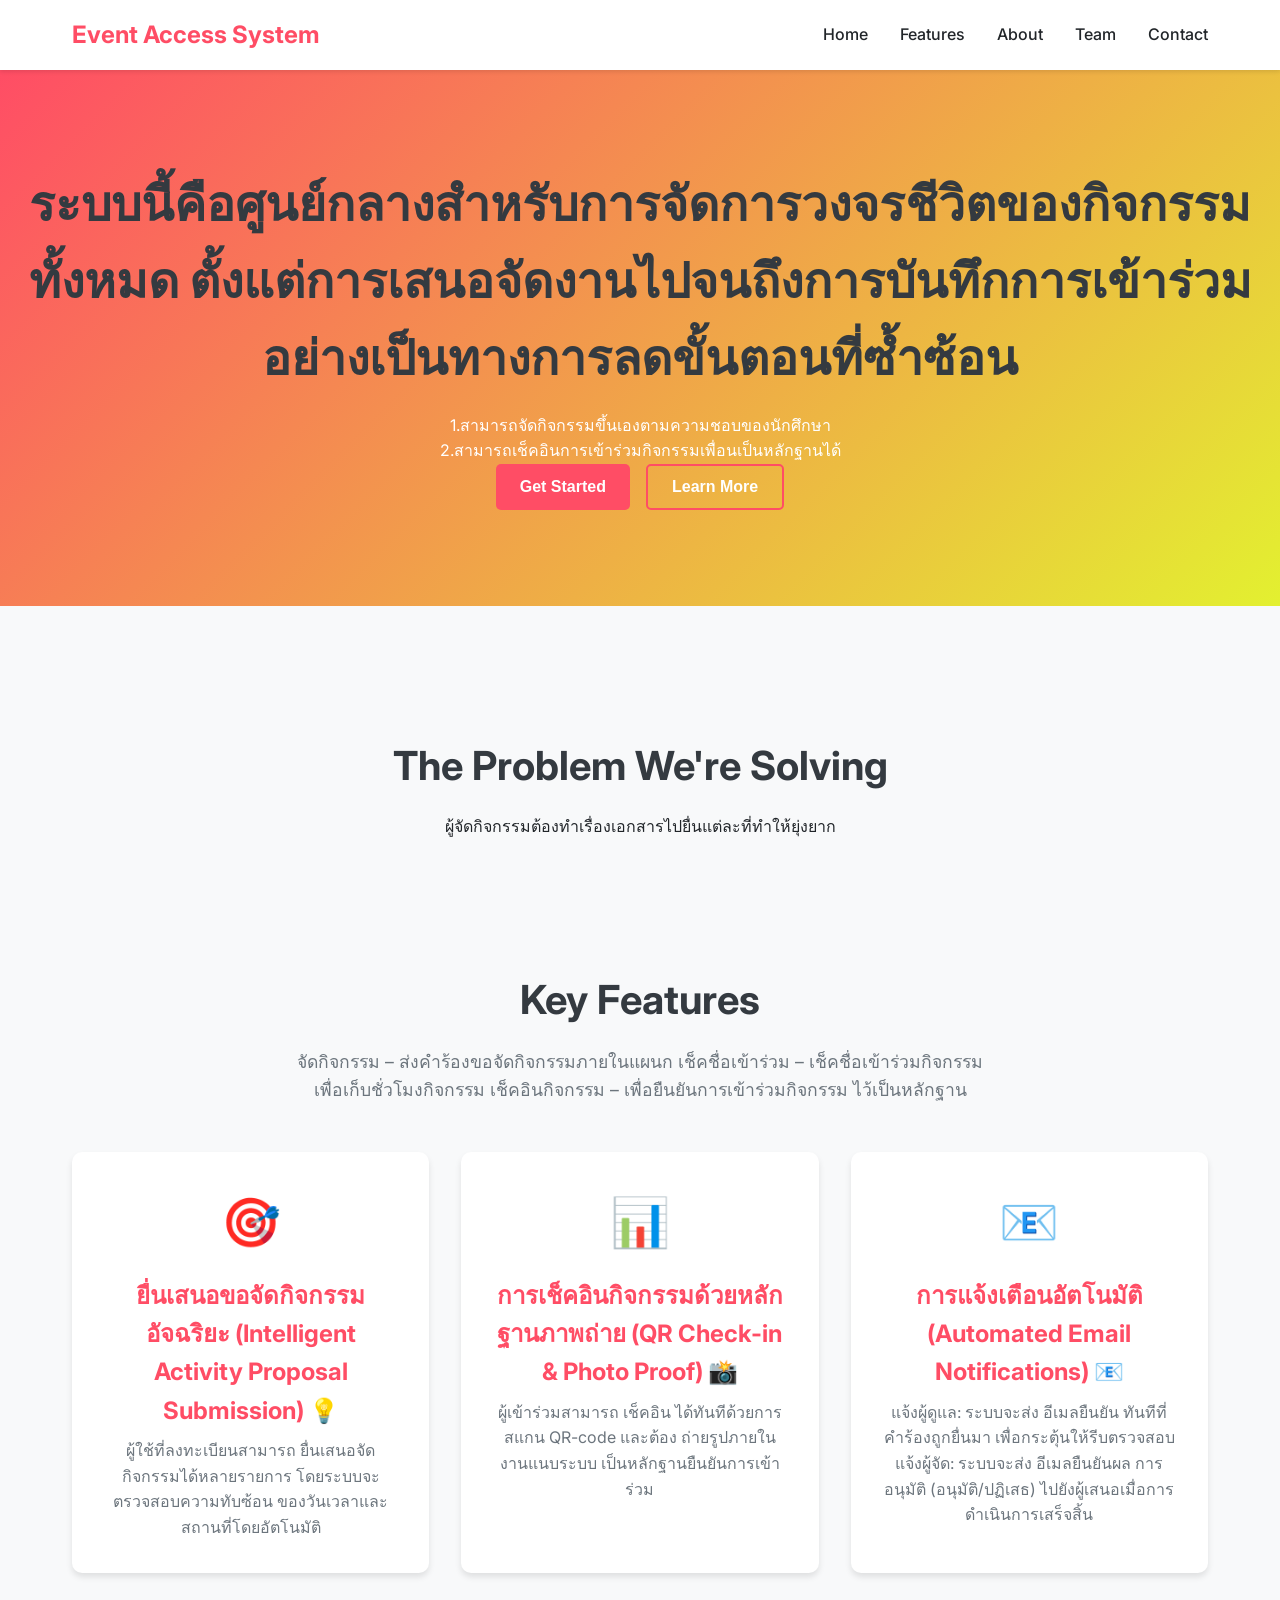
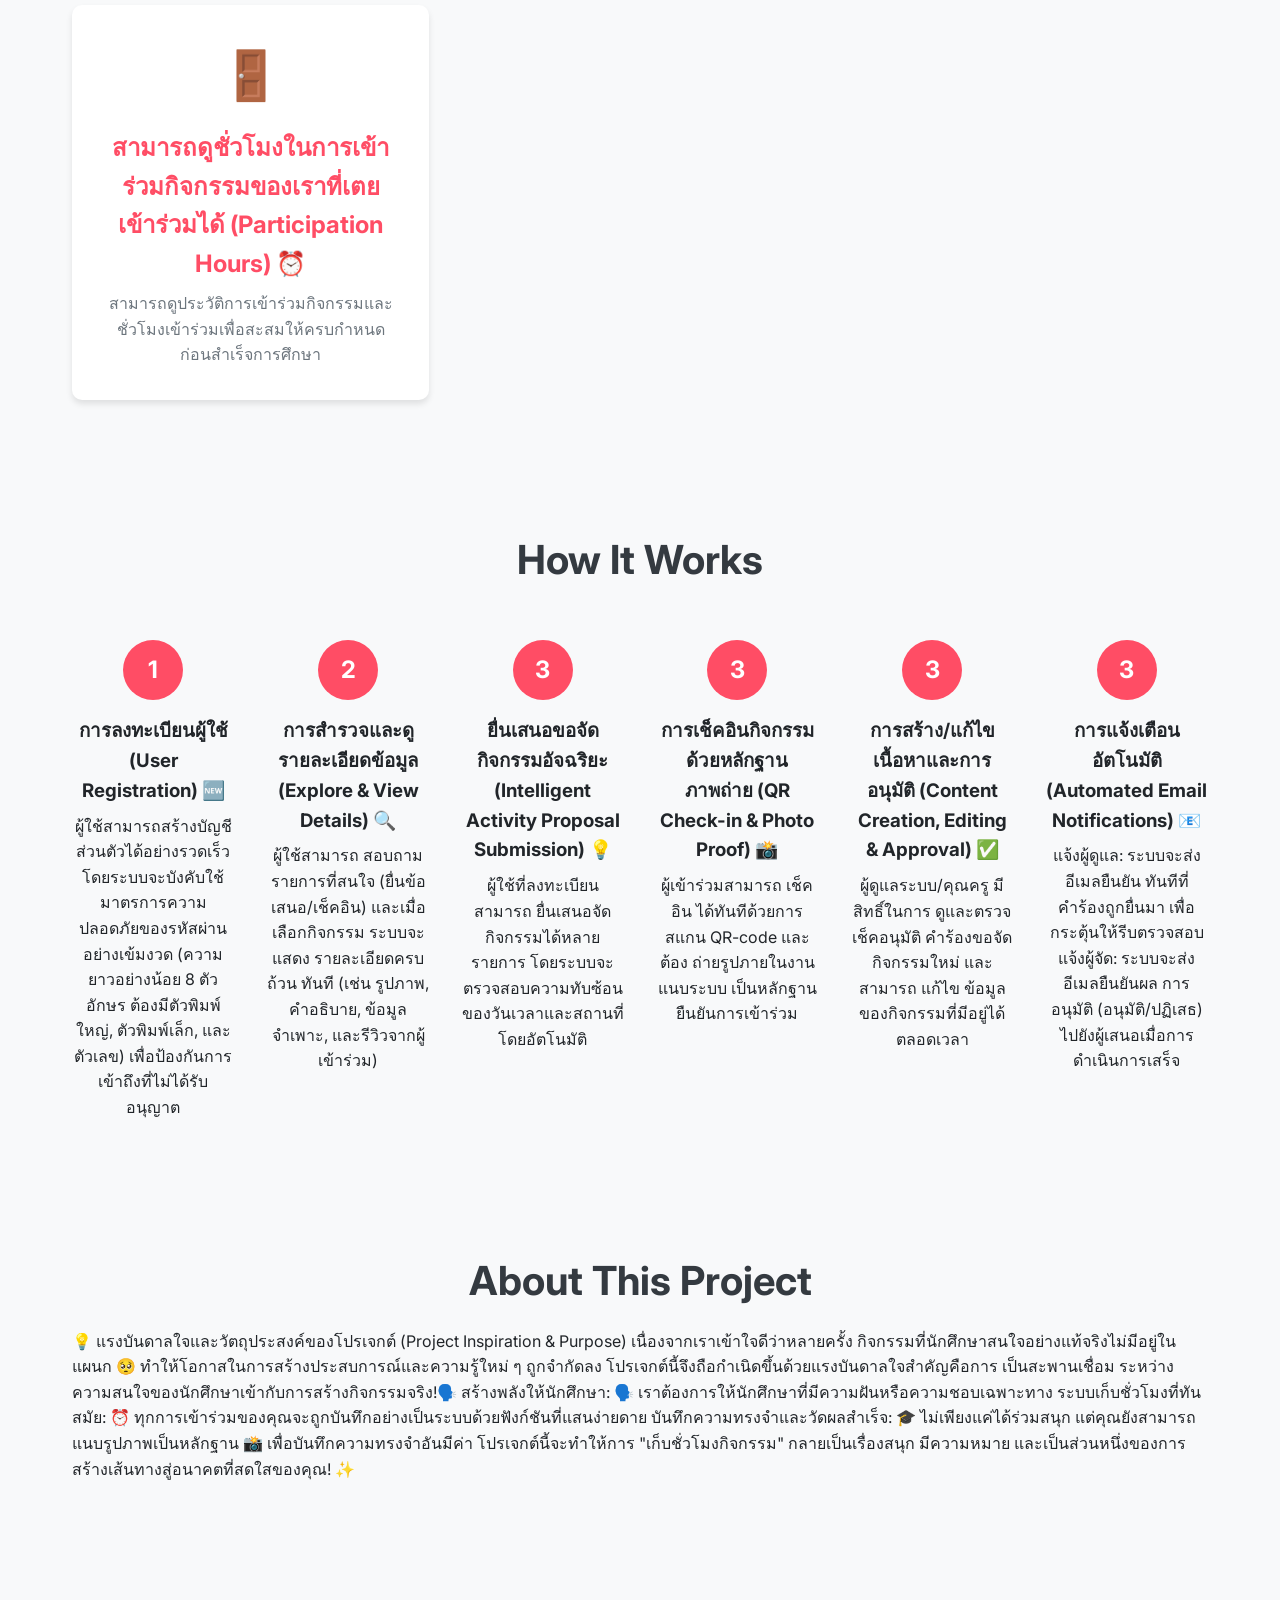
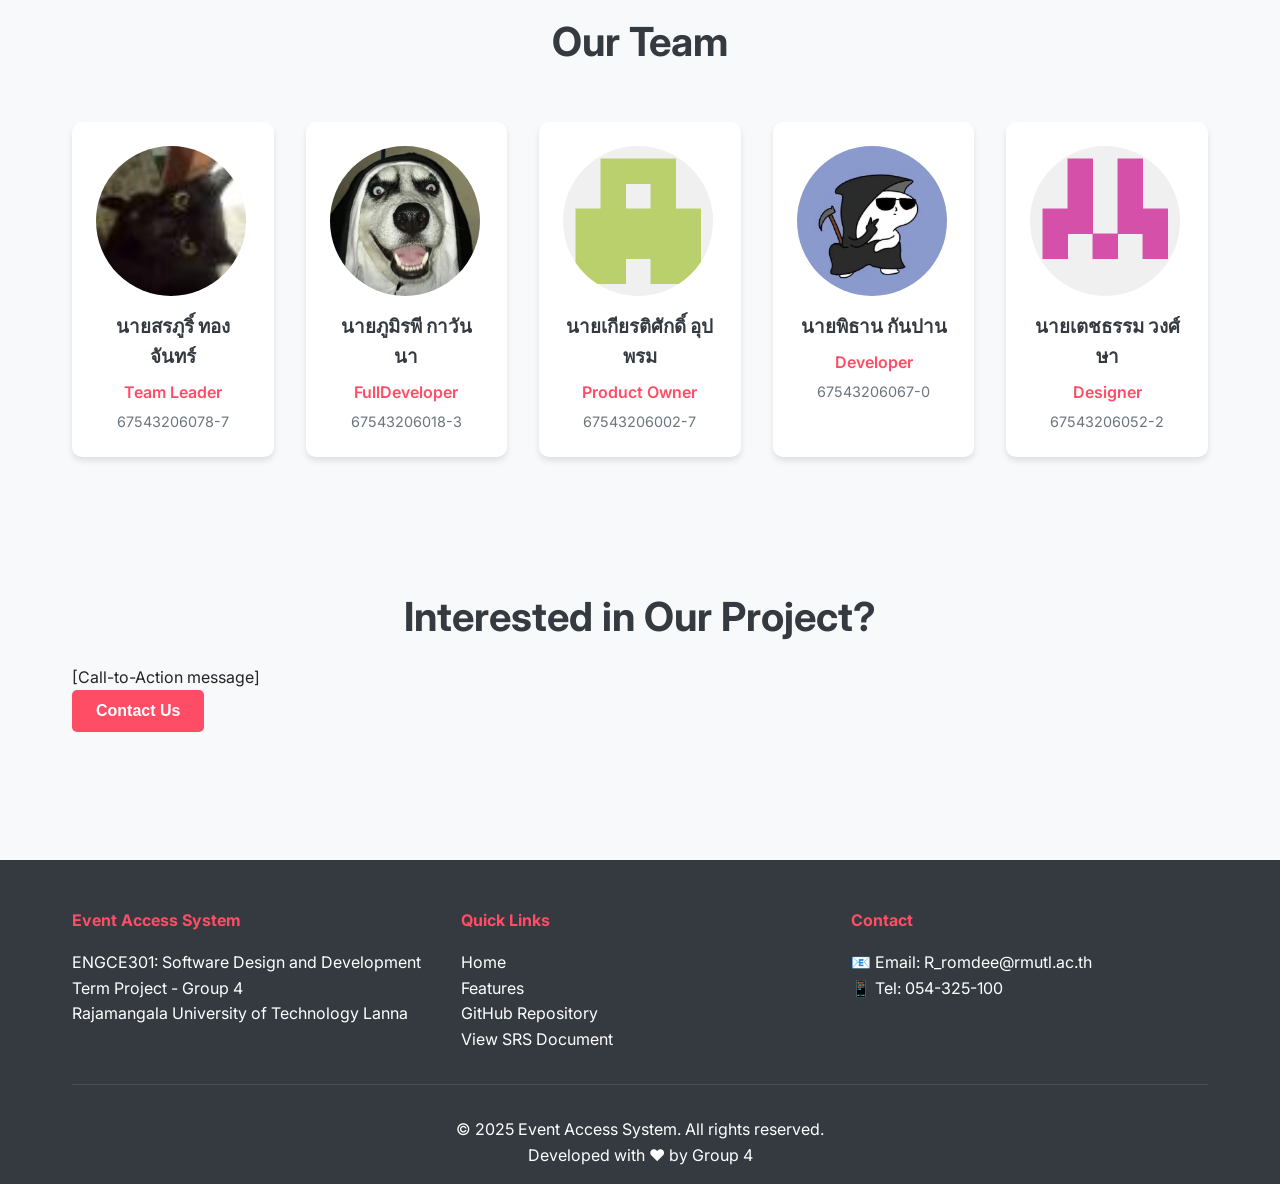
<file: docs/index.html>
<!DOCTYPE html>
<html lang="th">
<head>
    <meta charset="UTF-8">
    <meta name="viewport" content="width=device-width, initial-scale=1.0">
    <meta name="description" content="ระบบนี้คือศูนย์กลางสำหรับการจัดการวงจรชีวิตของกิจกรรมทั้งหมด ตั้งแต่การเสนอจัดงานไปจนถึงการบันทึกการเข้าร่วมอย่างเป็นทางการ ออกแบบมาเพื่อเพิ่มความโปร่งใส ลดขั้นตอนที่ซ้ำซ้อน และมอบประสบการณ์ที่ราบรื่นสำหรับทั้งผู้จัดงานและผู้ดูแล">
    <meta name="keywords" content="🚀 ระบบบริหารจัดการกิจกรรมอัจฉริยะ">
    <meta name="author" content="Group 4 - ENGCE301">
    <title>Event Access System - ENGCE301 Term Project</title>
    
    <!-- CSS -->
    <link rel="stylesheet" href="css/style.css">
    
    <!-- Google Fonts (ถ้าใช้) -->
    <link rel="preconnect" href="https://fonts.googleapis.com">
    <link href="https://fonts.googleapis.com/css2?family=Inter:wght@300;400;600;700&display=swap" rel="stylesheet">
</head>
<body>

    <!-- =========================== HEADER =========================== -->
    <header class="main-header">
        <div class="container">
            <!-- Logo -->
            <div class="logo">
                <h1>Event Access System</h1>
                <!-- หรือใช้รูปภาพ: <img src="assets/images/logo.png" alt="Logo"> -->
            </div>
            
            <!-- Navigation Menu -->
            <nav class="main-nav">
                <ul>
                    <li><a href="#home">Home</a></li>
                    <li><a href="#features">Features</a></li>
                    <li><a href="#about">About</a></li>
                    <li><a href="#team">Team</a></li>
                    <li><a href="#contact">Contact</a></li>
                </ul>
            </nav>
        </div>
    </header>

    <!-- =========================== MAIN CONTENT =========================== -->
    <main>
        
        <!-- Hero Section -->
        <section id="home" class="hero-section">
            <class="container">
                <h2 class="hero-title">
                    ระบบนี้คือศูนย์กลางสำหรับการจัดการวงจรชีวิตของกิจกรรมทั้งหมด ตั้งแต่การเสนอจัดงานไปจนถึงการบันทึกการเข้าร่วมอย่างเป็นทางการลดขั้นตอนที่ซ้ำซ้อน
                </h2>
                <p>  <class="hero-description">
                    1.สามารถจัดกิจกรรมขึ้นเองตามความชอบของนักศึกษา<br>
                    2.สามารถเช็คอินการเข้าร่วมกิจกรรมเพื่อนเป็นหลักฐานได้
                </p>
                <div class="hero-cta">
                    <button class="btn btn-primary">Get Started</button>
                    <button class="btn btn-secondary">Learn More</button>
                </div>
            </div>
        </section>

        <!-- Problem Statement Section -->
        <section id="problem" class="problem-section">
            <div class="container">
                <h2>The Problem We're Solving</h2>
                <p style="text-align: center;" >
                    ผู้จัดกิจกรรมต้องทำเรื่องเอกสารไปยื่นแต่ละที่ทำให้ยุ่งยาก
                </p>
            </div>
        </section>

        <!-- Features Section -->
        <section id="features" class="features-section">
            <div class="container">
                <h2>Key Features</h2>
                <p class="section-description">
                    จัดกิจกรรม – ส่งคำร้องขอจัดกิจกรรมภายในแผนก
                    เช็คชื่อเข้าร่วม – เช็คชื่อเข้าร่วมกิจกรรมเพื่อเก็บชั่วโมงกิจกรรม 
                    เช็คอินกิจกรรม – เพื่อยืนยันการเข้าร่วมกิจกรรม ไว้เป็นหลักฐาน 
                </p>
                
                <div class="features-grid">
                    <!-- Feature Card 1 -->
                    <article class="feature-card">
                        <div class="feature-icon">
                            <!-- ใส่ไอคอนหรือรูปภาพ -->
                            <span>🎯</span>
                        </div>
                        <h3>ยื่นเสนอขอจัดกิจกรรมอัจฉริยะ (Intelligent Activity Proposal Submission) 💡</h3>
                        <p>ผู้ใช้ที่ลงทะเบียนสามารถ ยื่นเสนอจัดกิจกรรมได้หลายรายการ โดยระบบจะ ตรวจสอบความทับซ้อน ของวันเวลาและสถานที่โดยอัตโนมัติ</p>
                    </article>

                    <!-- Feature Card 2 -->
                    <article class="feature-card">
                        <div class="feature-icon">
                            <span>📊</span>
                        </div>
                        <h3>การเช็คอินกิจกรรมด้วยหลักฐานภาพถ่าย (QR Check-in & Photo Proof) 📸</h3>
                        <p>ผู้เข้าร่วมสามารถ เช็คอิน ได้ทันทีด้วยการสแกน QR-code และต้อง ถ่ายรูปภายในงานแนบระบบ เป็นหลักฐานยืนยันการเข้าร่วม</p>
                    </article>

                    <!-- Feature Card 3 -->
                    <article class="feature-card">
                        <div class="feature-icon">
                            <span>📧</span>
                        </div>
                        <h3>การแจ้งเตือนอัตโนมัติ (Automated Email Notifications) 📧</h3>
                        <p>แจ้งผู้ดูแล: ระบบจะส่ง อีเมลยืนยัน ทันทีที่คำร้องถูกยื่นมา เพื่อกระตุ้นให้รีบตรวจสอบ
                            แจ้งผู้จัด: ระบบจะส่ง อีเมลยืนยันผล การอนุมัติ (อนุมัติ/ปฏิเสธ) ไปยังผู้เสนอเมื่อการดำเนินการเสร็จสิ้น
                        </p>
                    </article>

                    <!-- เพิ่ม feature cards ตามความเหมาะสม (แนะนำ 4-6 อัน) -->

                     <!-- Feature Card 4 -->
                    <article class="feature-card">
                        <div class="feature-icon">
                            <span>🚪</span>
                        </div>
                        <h3> สามารถดูชั่วโมงในการเข้าร่วมกิจกรรมของเราที่เตยเข้าร่วมได้ (Participation Hours) ⏰</h3>
                        <p> สามารถดูประวัติการเข้าร่วมกิจกรรมและชั่วโมงเข้าร่วมเพื่อสะสมให้ครบกำหนดก่อนสำเร็จการศึกษา</p>
                    </article>

                </div>
            </div>
        </section>

        <!-- How It Works Section -->
        <section id="how-it-works" class="how-section">
            <div class="container">
                <h2>How It Works</h2>
                <div class="steps">
                    <article class="step">
                        <span class="step-number">1</span>
                        <h3>การลงทะเบียนผู้ใช้ (User Registration) 🆕</h3>
                        <p>ผู้ใช้สามารถสร้างบัญชีส่วนตัวได้อย่างรวดเร็ว โดยระบบจะบังคับใช้มาตรการความปลอดภัยของรหัสผ่านอย่างเข้มงวด (ความยาวอย่างน้อย 8 ตัวอักษร ต้องมีตัวพิมพ์ใหญ่, ตัวพิมพ์เล็ก, และตัวเลข) เพื่อป้องกันการเข้าถึงที่ไม่ได้รับอนุญาต</p>
                    </article>
                    
                    <article class="step">
                        <span class="step-number">2</span>
                        <h3>การสำรวจและดูรายละเอียดข้อมูล (Explore & View Details) 🔍</h3>
                        <p>ผู้ใช้สามารถ สอบถามรายการที่สนใจ (ยื่นข้อเสนอ/เช็คอิน) และเมื่อเลือกกิจกรรม ระบบจะแสดง รายละเอียดครบถ้วน ทันที (เช่น รูปภาพ, คำอธิบาย, ข้อมูลจำเพาะ, และรีวิวจากผู้เข้าร่วม)</p>
                    </article>
                    
                    <article class="step">
                        <span class="step-number">3</span>
                        <h3>ยื่นเสนอขอจัดกิจกรรมอัจฉริยะ (Intelligent Activity Proposal Submission) 💡</h3>
                        <p>ผู้ใช้ที่ลงทะเบียนสามารถ ยื่นเสนอจัดกิจกรรมได้หลายรายการ โดยระบบจะ ตรวจสอบความทับซ้อน ของวันเวลาและสถานที่โดยอัตโนมัติ</p>
                    </article>

                    <article class="step">
                        <span class="step-number">3</span>
                        <h3>การเช็คอินกิจกรรมด้วยหลักฐานภาพถ่าย (QR Check-in & Photo Proof) 📸</h3>
                        <p>ผู้เข้าร่วมสามารถ เช็คอิน ได้ทันทีด้วยการสแกน QR-code และต้อง ถ่ายรูปภายในงานแนบระบบ เป็นหลักฐานยืนยันการเข้าร่วม</p>
                    </article>

                    <article class="step">
                        <span class="step-number">3</span>
                        <h3>การสร้าง/แก้ไขเนื้อหาและการอนุมัติ (Content Creation, Editing & Approval) ✅</h3>
                        <p>ผู้ดูแลระบบ/คุณครู มีสิทธิ์ในการ ดูและตรวจเช็คอนุมัติ คำร้องขอจัดกิจกรรมใหม่ และสามารถ แก้ไข ข้อมูลของกิจกรรมที่มีอยู่ได้ตลอดเวลา</p>
                    </article>

                    <article class="step">
                        <span class="step-number">3</span>
                        <h3>การแจ้งเตือนอัตโนมัติ (Automated Email Notifications) 📧</h3>
                        <p>แจ้งผู้ดูแล: ระบบจะส่ง อีเมลยืนยัน ทันทีที่คำร้องถูกยื่นมา เพื่อกระตุ้นให้รีบตรวจสอบ 
                            แจ้งผู้จัด: ระบบจะส่ง อีเมลยืนยันผล การอนุมัติ (อนุมัติ/ปฏิเสธ) ไปยังผู้เสนอเมื่อการดำเนินการเสร็จ</p>
                    </article>

                </div>
            </div>
        </section>

        <!-- About Section -->
        <section id="about" class="about-section">
            <div class="container">
                <h2>About This Project</h2>
                <p>
                    💡 แรงบันดาลใจและวัตถุประสงค์ของโปรเจกต์ (Project Inspiration & Purpose)

                    เนื่องจากเราเข้าใจดีว่าหลายครั้ง กิจกรรมที่นักศึกษาสนใจอย่างแท้จริงไม่มีอยู่ในแผนก 🥺 
                    ทำให้โอกาสในการสร้างประสบการณ์และความรู้ใหม่ ๆ ถูกจำกัดลง โปรเจกต์นี้จึงถือกำเนิดขึ้นด้วยแรงบันดาลใจสำคัญคือการ 
                    เป็นสะพานเชื่อม ระหว่างความสนใจของนักศึกษาเข้ากับการสร้างกิจกรรมจริง!🗣️

                    สร้างพลังให้นักศึกษา: 🗣️ เราต้องการให้นักศึกษาที่มีความฝันหรือความชอบเฉพาะทาง
                    ระบบเก็บชั่วโมงที่ทันสมัย: ⏰ ทุกการเข้าร่วมของคุณจะถูกบันทึกอย่างเป็นระบบด้วยฟังก์ชันที่แสนง่ายดาย

                    บันทึกความทรงจำและวัดผลสำเร็จ: 🎓 ไม่เพียงแค่ได้ร่วมสนุก แต่คุณยังสามารถ แนบรูปภาพเป็นหลักฐาน 📸 เพื่อบันทึกความทรงจำอันมีค่า

                    โปรเจกต์นี้จะทำให้การ "เก็บชั่วโมงกิจกรรม" กลายเป็นเรื่องสนุก มีความหมาย และเป็นส่วนหนึ่งของการสร้างเส้นทางสู่อนาคตที่สดใสของคุณ! ✨
                </p>
            </div>
        </section>

        <!-- Team Section -->
        <section id="team" class="team-section">
            <div class="container">
                <h2>Our Team</h2>
                <div class="team-grid">
                    <!-- Team Member 1 -->
                    <article class="team-member">
                        <img src="assets/image/GH_teamProfile/sor.jfif" alt="Member Name">
                        <h3>นายสรภูริ์ ทองจันทร์  </h3>
                        <p class="role">Team Leader </p>
                        <p class="student-id">67543206078-7 </p>
                    </article>

                    <!-- Team Member 2 -->
                    <article class="team-member">
                        <img src="assets/image/GH_teamProfile/kun.jfif" alt="Member Name">
                        <h3>นายภูมิรพี กาวันนา </h3>
                        <p class="role">FullDeveloper</p>
                        <p class="student-id">67543206018-3 </p>
                    </article>

                    <!-- Team Member 3 -->
                    <article class="team-member">
                        <img src="assets/image/GH_teamProfile/friend.png" alt="Member Name">
                        <h3>นายเกียรติศักดิ์ อุปพรม  </h3>
                        <p class="role">Product Owner</p>
                        <p class="student-id">67543206002-7  </p>
                    </article>

                    <!-- Team Member 4 -->
                    <article class="team-member">
                        <img src="assets/image/GH_teamProfile/phitan.jfif" alt="Member Name">
                        <h3>นายพิธาน กันปาน  </h3>
                        <p class="role">Developer </p>
                        <p class="student-id">67543206067-0 </p>
                    </article>

                    <!-- Team Member 5 -->
                    <article class="team-member">
                        <img src="assets/image/GH_teamProfile/tae.png" alt="Member Name">
                        <h3>นายเตชธรรม วงศ์ษา </h3>
                        <p class="role">Designer</p>
                        <p class="student-id">67543206052-2  </p>
                    </article>

                    <!-- เพิ่มสมาชิกทุกคนในกลุ่ม -->
                </div>
            </div>
        </section>

        <!-- Contact/CTA Section -->
        <section id="contact" class="contact-section">
            <div class="container">
                <h2>Interested in Our Project?</h2>
                <p>[Call-to-Action message]</p>
                <button class="btn btn-primary">Contact Us</button>
            </div>
        </section>

    </main>

    <!-- =========================== ASIDE (Optional) =========================== -->
    <aside class="sidebar">
        <!-- ถ้ามี Sidebar เช่น Latest Updates, Quick Links -->
    </aside>

    <!-- =========================== FOOTER =========================== -->
    <footer class="main-footer">
        <div class="container">
            <div class="footer-content">
                <!-- Footer Info -->
                <div class="footer-info">
                    <h4>Event Access System</h4>
                    <p>ENGCE301: Software Design and Development</p>
                    <p>Term Project - Group 4</p>
                    <p>Rajamangala University of Technology Lanna</p>
                </div>

                <!-- Footer Links -->
                <div class="footer-links">
                    <h4>Quick Links</h4>
                    <ul>
                        <li><a href="#home">Home</a></li>
                        <li><a href="#features">Features</a></li>
                        <li><a href="https://github.com/[username]/[repo]" target="_blank">GitHub Repository</a></li>
                        <li><a href="SRS_Draft.md">View SRS Document</a></li>
                    </ul>
                </div>

                <!-- Footer Contact -->
                <div class="footer-contact">
                    <h4>Contact</h4>
                    <p>📧 Email: R_romdee@rmutl.ac.th</p>
                    <p>📱 Tel: 054-325-100</p>
                </div>
            </div>

            <!-- Copyright -->
            <div class="footer-bottom">
                <p>&copy; 2025 Event Access System. All rights reserved.</p>
                <p>Developed with ❤️ by Group 4</p>
            </div>
        </div>
    </footer>

</body>
</html>
</file>
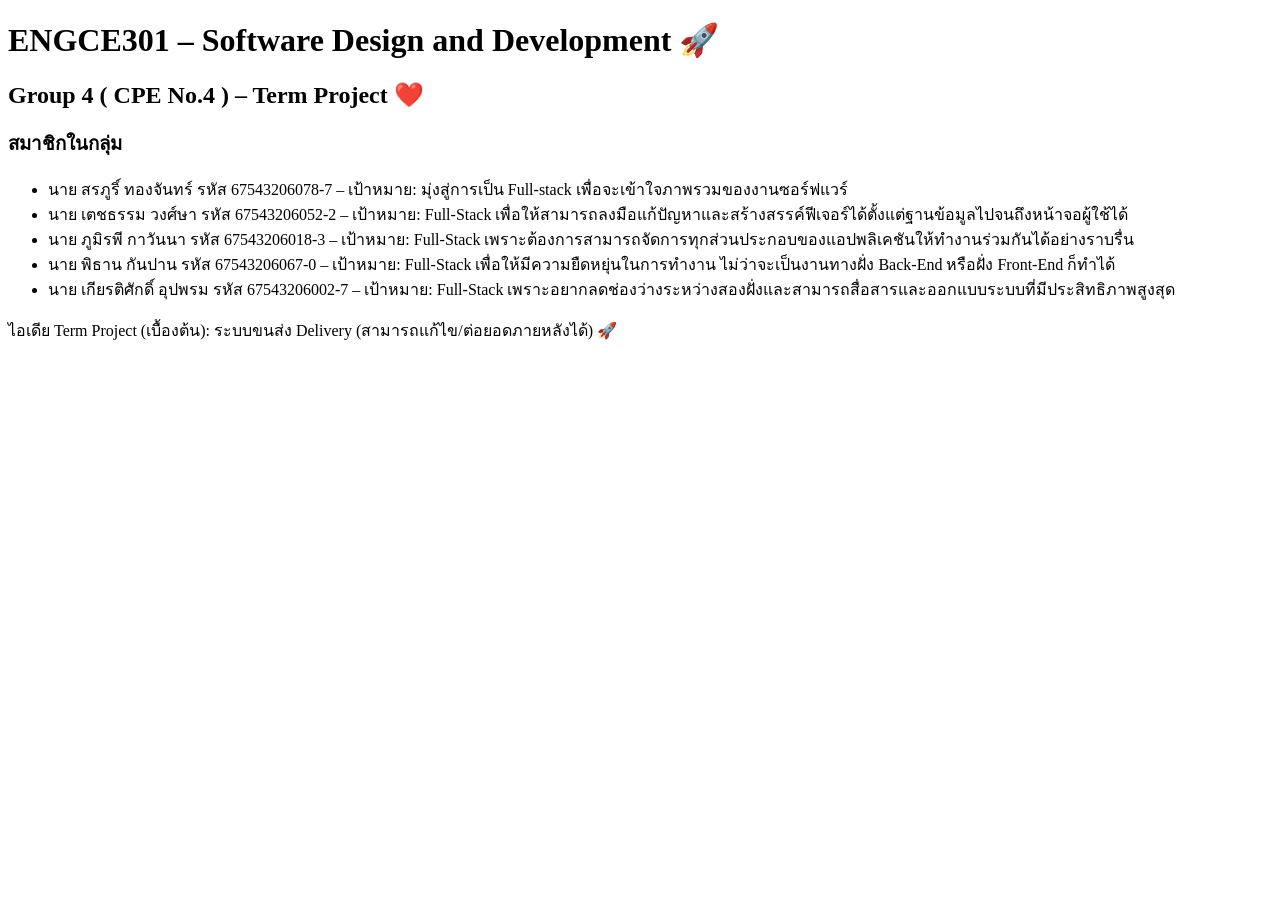
<file: engce301-week1/index.html>
<!DOCTYPE html>
<html lang="th">
<head>
  <meta charset="UTF-8" />
  <title>🎯 Hello ENGCE301 – Group 4 (CPE No.4)</title>
</head>
<body>
  <h1>ENGCE301 – Software Design and Development 🚀</h1>
  <h2>Group 4 ( CPE No.4 ) – Term Project ❤️</h2>

  <h3>สมาชิกในกลุ่ม</h3>
  <ul>
    <li>นาย สรภูริ์ ทองจันทร์ รหัส 67543206078-7 – เป้าหมาย: มุ่งสู่การเป็น Full-stack เพื่อจะเข้าใจภาพรวมของงานซอร์ฟแวร์</li>
    <li>นาย เตชธรรม วงศ์ษา รหัส 67543206052-2 – เป้าหมาย: Full-Stack เพื่อให้สามารถลงมือแก้ปัญหาและสร้างสรรค์ฟีเจอร์ได้ตั้งแต่ฐานข้อมูลไปจนถึงหน้าจอผู้ใช้ได้</li>
    <li>นาย ภูมิรพี กาวันนา รหัส 67543206018-3 – เป้าหมาย: Full-Stack เพราะต้องการสามารถจัดการทุกส่วนประกอบของแอปพลิเคชันให้ทำงานร่วมกันได้อย่างราบรื่น</li>
    <li>นาย พิธาน กันปาน รหัส 67543206067-0 – เป้าหมาย: Full-Stack เพื่อให้มีความยืดหยุ่นในการทำงาน ไม่ว่าจะเป็นงานทางฝั่ง Back-End หรือฝั่ง Front-End ก็ทำได้</li>
    <li>นาย เกียรติศักดิ์ อุปพรม รหัส 67543206002-7 – เป้าหมาย: Full-Stack เพราะอยากลดช่องว่างระหว่างสองฝั่งและสามารถสื่อสารและออกแบบระบบที่มีประสิทธิภาพสูงสุด</li>
  </ul>

  <p>ไอเดีย Term Project (เบื้องต้น): ระบบขนส่ง Delivery (สามารถแก้ไข/ต่อยอดภายหลังได้) 🚀</p>

  <script>
    console.log("ENGCE301 Lab 1 log from script");
    alert("Welcome to Cpeno4 page");
  </script>
</body>
</html>
</file>
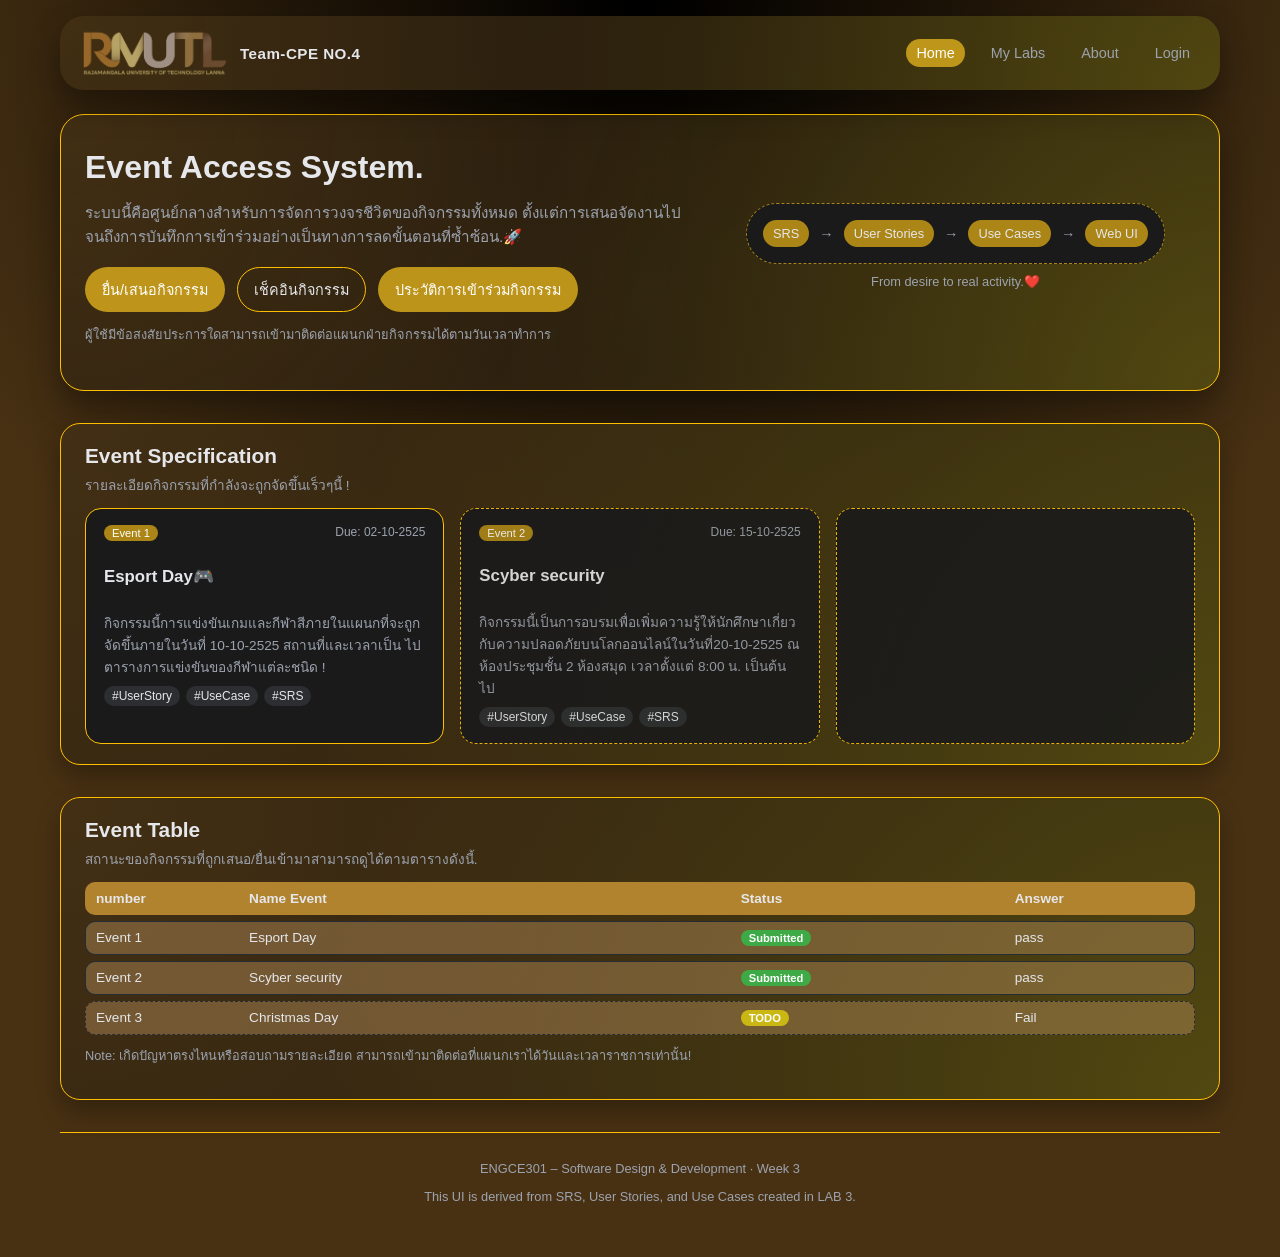
<file: engce301-week3/index.html>
<!DOCTYPE html>
<html lang="en">
<head>
    <meta charset="UTF-8">
    <title>ENGCE301 Lab Submission Portal</title>
    <meta name="viewport" content="width=device-width, initial-scale=1.0">

    <!-- TODO: Student – ถ้าต้องการใช้ Google Fonts ให้เพิ่ม <link> ที่นี่
         และไปกำหนดในตัวแปร --font-sans ที่ styles.css -->
    <link rel="stylesheet" href="styles.css">
</head>
<body>

    <!-- Main Layout Container -->
    <div class="page-container">

        <!-- ========== HEADER + NAVBAR ========== -->
        <header class="site-header">
            <div class="logo">
                <!-- สามารถใส่โลโก้มหาวิทยาลัย หรือใช้ตัวอักษรแทน -->
                <img class="logorm" src="img/logo.png" alt="rmutl">
                <span class="logo-text">Team-CPE NO.4</span>
            </div>

            <nav class="main-nav">
                <!-- TODO: Student – ตรวจสอบลิงก์ให้ทำงานได้ครบทั้ง 3 หน้า -->
                <a href="index.html" class="nav-link active">Home</a>
                <a href="my-labs.html" class="nav-link">My Labs</a>
                <a href="about.html" class="nav-link">About</a>
                <a href="loginpage.html" class="nav-link">Login</a>
            </nav>
        </header>

        <!-- ========== HERO SECTION ========== -->
        <main>
            <section class="hero-section">
                <div class="hero-content">
                    <!-- TODO: Student – ปรับข้อความ Hero ให้สอดคล้องกับ SRS/User Stories ของกลุ่ม
                         ตัวอย่าง: เน้นเรื่องการส่งงาน, การดูสถานะ, ความยุติธรรมของการให้คะแนน -->
                    <h1>Event Access System.</h1>
                    <p class="hero-subtitle">
                        ระบบนี้คือศูนย์กลางสำหรับการจัดการวงจรชีวิตของกิจกรรมทั้งหมด ตั้งแต่การเสนอจัดงานไปจนถึงการบันทึกการเข้าร่วมอย่างเป็นทางการลดขั้นตอนที่ซ้ำซ้อน.🚀
                    </p>

                    <div class="hero-actions">
                        <a href="#upcoming-labs" class="btn primary">
                            ยื่น/เสนอกิจกรรม
                        </a>
                        <a href="#my-status" class="btn secondary">
                            เช็คอินกิจกรรม
                        </a>
                        <a href="#upcoming-labs" class="btn primary">
                            ประวัติการเข้าร่วมกิจกรรม
                        </a>
                    </div>

                    <p class="hero-note">
                        <!-- TODO: Student – แทนค่าด้วยข้อความที่โยงกับ Use Case เช่น UC-01 Submit Lab -->
                        ผู้ใช้มีข้อสงสัยประการใดสามารถเข้ามาติดต่อแผนกฝ่ายกิจกรรมได้ตามวันเวลาทำการ
                    </p>
                </div>

                <div class="hero-visual">
                    <!-- Infographic แบบง่าย ใช้กล่องแทน "Flow" ของ Use Case -->
                    <div class="hero-flow-card">
                        <div class="flow-step">SRS</div>
                        <span class="flow-arrow">→</span>
                        <div class="flow-step">User Stories</div>
                        <span class="flow-arrow">→</span>
                        <div class="flow-step">Use Cases</div>
                        <span class="flow-arrow">→</span>
                        <div class="flow-step">Web UI</div>
                    </div>
                    <p class="hero-visual-caption">
                        From desire to real activity.❤️
                    </p>
                </div>
            </section>

            <!-- ========== UPCOMING LABS SECTION ========== -->
            <section id="upcoming-labs" class="section section-labs">
                <header class="section-header">
                    <h2>Event Specification</h2>
                    <p>รายละเอียดกิจกรรมที่กำลังจะถูกจัดขึ้นเร็วๆนี้ !</p>
                </header>

                <div class="labs-grid">
                    <!-- ตัวอย่างการ์ด Lab 1 (ทำให้แล้ว) -->
                    <article class="lab-card">
                        <div class="lab-meta">
                            <span class="badge badge-lab">Event 1</span>
                            <span class="lab-deadline">Due: 02-10-2525</span>
                        </div>
                        <h3>Esport Day🎮 </h3>
                        <p class="lab-desc">
                            กิจกรรมนี้การแข่งขันเกมและกีฬาสีภายในแผนกที่จะถูกจัดขึ้นภายในวันที่ 10-10-2525 สถานที่และเวลาเป็น
                            ไปตารางการแข่งขันของกีฬาแต่ละชนิด !
                        </p>
                        <ul class="lab-tags">
                            <li>#UserStory</li>
                            <li>#UseCase</li>
                            <li>#SRS</li>
                        </ul>
                    </article>

                    <!-- TODO: Student – เพิ่ม Lab Card อย่างน้อย 2 ใบ ให้ตรงกับ Backlog ของกลุ่ม
                         ตัวอย่าง: LAB 4 – HTML Form for Submit Lab, LAB 5 – Authentication, etc. -->
                    <article class="lab-card todo">
                        <div class="lab-meta">
                            <span class="badge badge-lab">Event 2</span>
                            <span class="lab-deadline">Due: 15-10-2525</span>
                        </div>
                        <h3>Scyber security</h3>
                        <p class="lab-desc">
                            กิจกรรมนี้เป็นการอบรมเพื่อเพิ่มความรู้ให้นักศึกษาเกี่ยวกับความปลอดภัยบนโลกออนไลน์ในวันที่20-10-2525
                            ณ ห้องประชุมชั้น 2 ห้องสมุด เวลาตั้งแต่ 8:00 น. เป็นต้นไป
                        </p>
                        <ul class="lab-tags">
                            <li>#UserStory</li>
                            <li>#UseCase</li>
                            <li>#SRS</li>
                        </ul>
                    </article>

                    <article class="lab-card todo">
                        <!-- TODO: Student – Lab Card เพิ่มเติม -->
                    </article>
                </div>
            </section>

            <!-- ========== MY STATUS SECTION ========== -->
            <section id="my-status" class="section section-status">
                <header class="section-header">
                    <h2>Event Table</h2>
                    <p>
                        สถานะของกิจกรรมที่ถูกเสนอ/ยื่นเข้ามาสามารถดูได้ตามตารางดังนี้</strong>.
                        
                    </p>
                </header>

                <div class="status-table">
                    <div class="status-row status-header">
                        <span>number</span>
                        <span>Name Event</span>
                        <span>Status</span>
                        <span>Answer</span>
                    </div>

                    <!-- แถวตัวอย่าง 1 -->
                    <div class="status-row">
                        <span>Event 1</span>
                        <span>Esport Day</span>
                        <span><span class="status-tag status-done">Submitted</span></span>
                        <span>pass</span>
                    </div>

                    <!-- แถวตัวอย่าง 2 -->
                    <div class="status-row">
                        <span>Event 2</span>
                        <span>Scyber security</span>
                        <span><span class="status-tag status-done">Submitted</span></span>
                        <span>pass</span>
                    </div>

                    <!-- TODO: Student – เพิ่มแถว mock data สำหรับ LAB 3-5
                         และใช้ class status-pending / status-late ตามเงื่อนไขที่กลุ่มกำหนด -->
                    <div class="status-row todo">
                        <span>Event 3</span>
                        <span>Christmas Day</span>
                        <span><span class="status-tag status-pending">TODO</span></span>
                        <span>Fail</span>
                    </div>
                </div>

                <p class="section-note">
                    <!-- TODO: Student – เขียนข้อความอธิบายเชื่อมกับ Late Submission Policy จาก SRS -->
                    Note: เกิดปัญหาตรงไหนหรือสอบถามรายละเอียด สามารถเข้ามาติดต่อที่แผนกเราได้วันและเวลาราชการเท่านั้น!
                </p>
            </section>

        </main>

        <!-- ========== FOOTER ========== -->
        <footer class="site-footer">
            <p>ENGCE301 – Software Design &amp; Development · Week 3</p>
            <p class="footer-small">
                This UI is derived from SRS, User Stories, and Use Cases created in LAB 3.
            </p>
        </footer>
    </div>

</body>
</html>
</file>
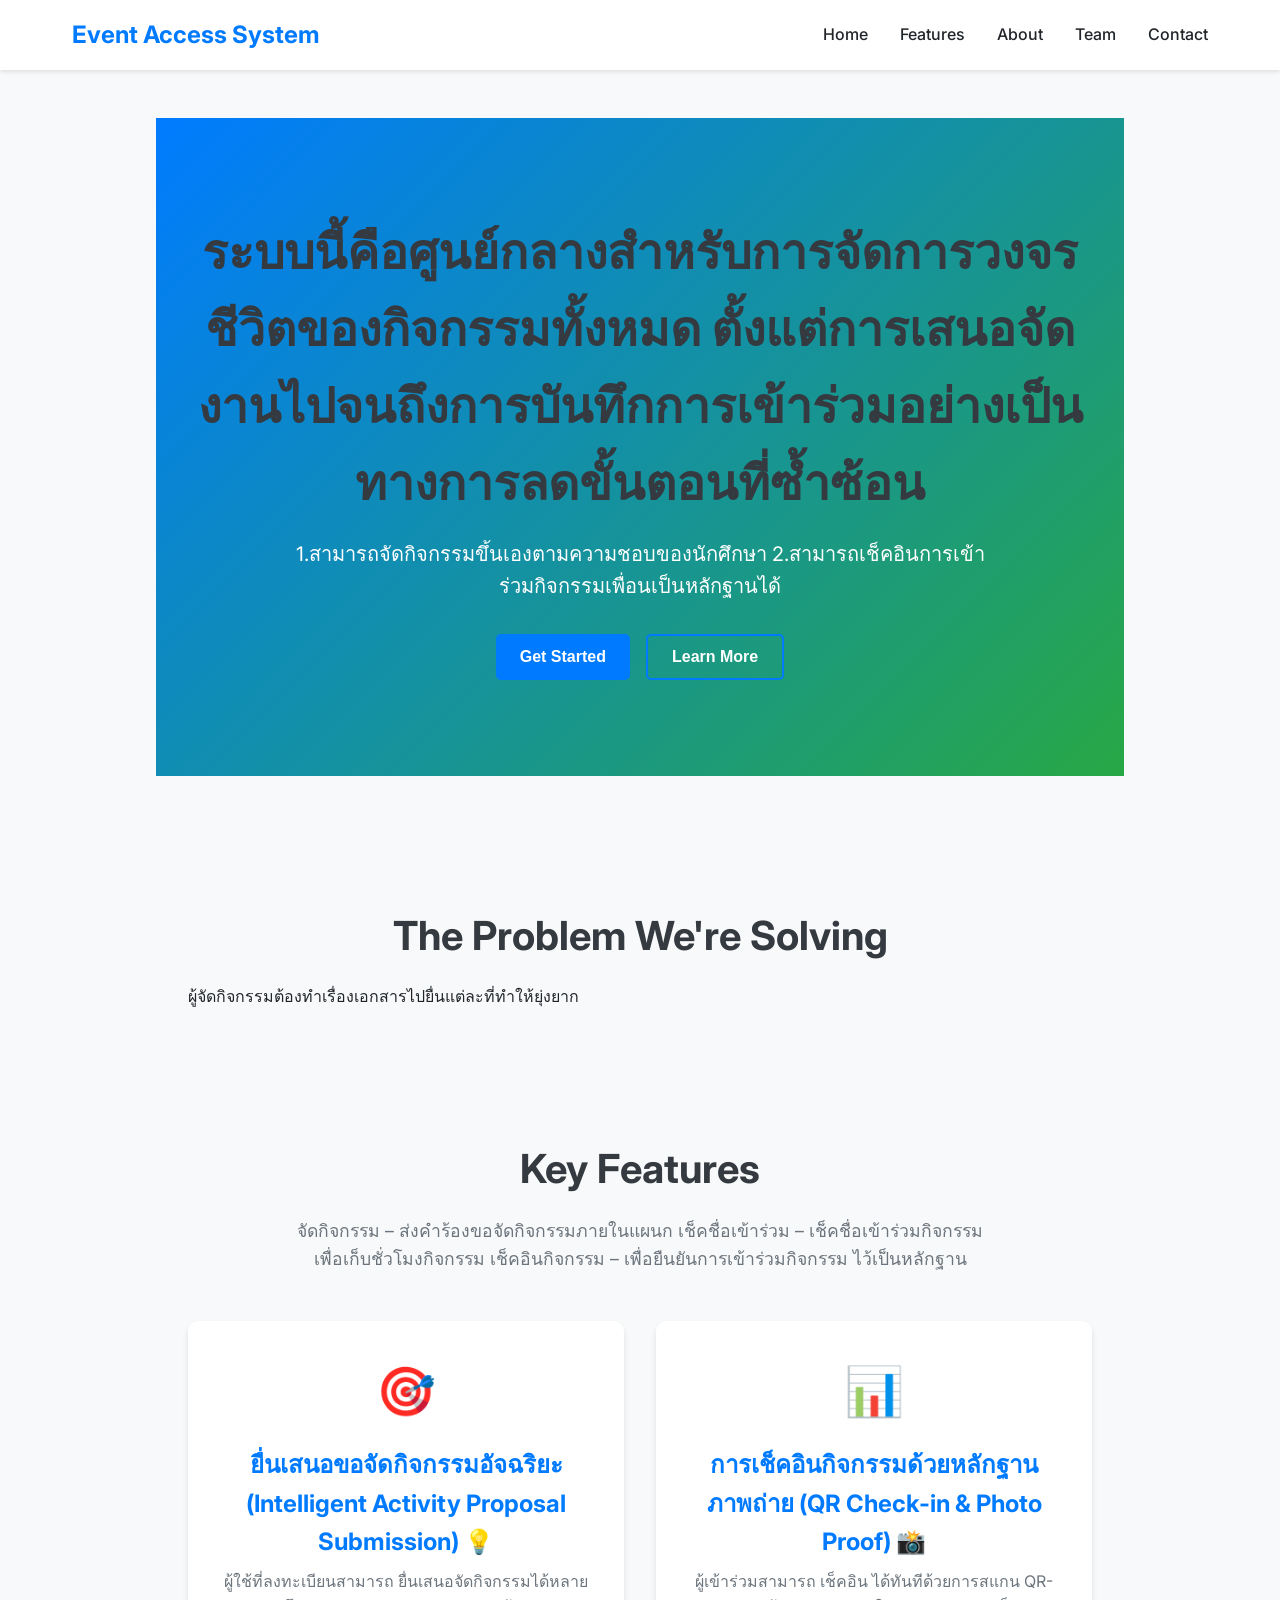
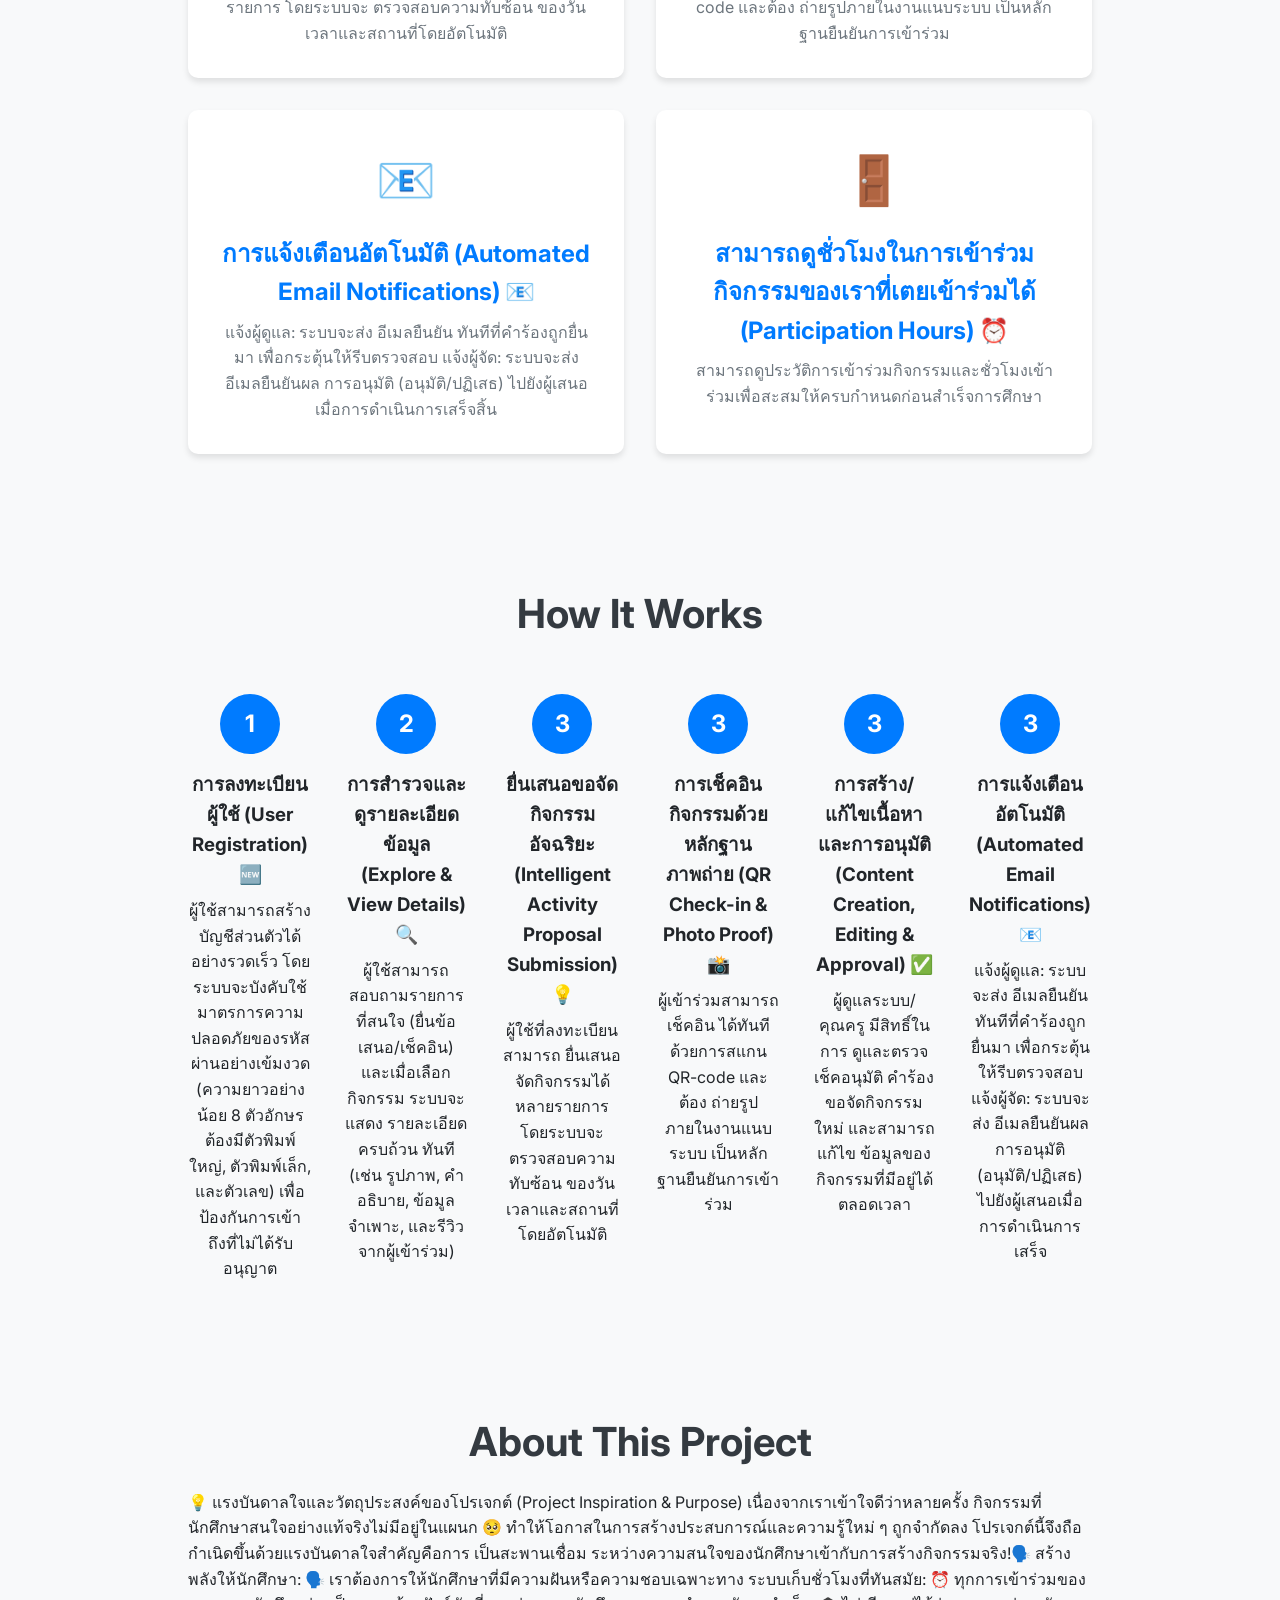
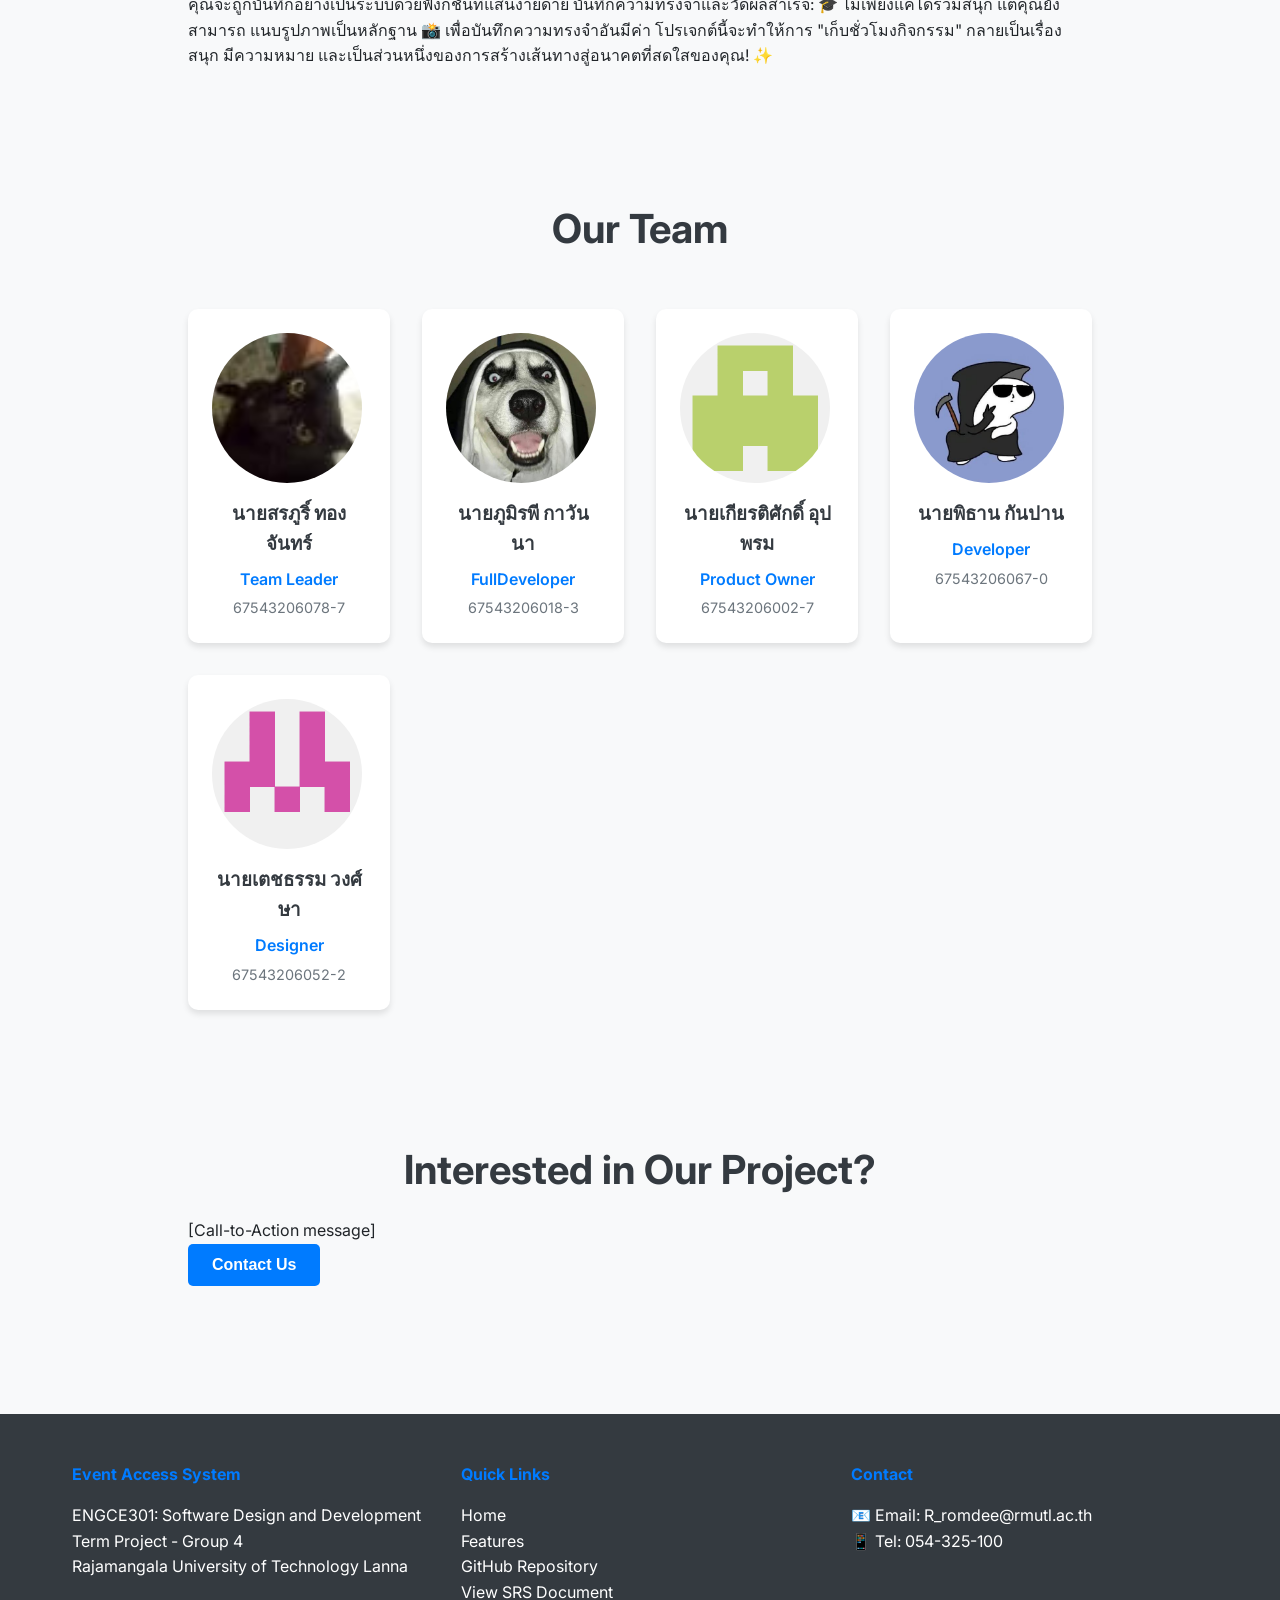
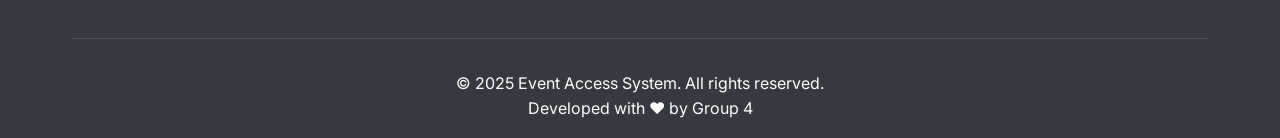
<file: ENGCE301_Group04_Project/index.html>
<!DOCTYPE html>
<html lang="th">
<head>
    <meta charset="UTF-8">
    <meta name="viewport" content="width=device-width, initial-scale=1.0">
    <meta name="description" content="ระบบนี้คือศูนย์กลางสำหรับการจัดการวงจรชีวิตของกิจกรรมทั้งหมด ตั้งแต่การเสนอจัดงานไปจนถึงการบันทึกการเข้าร่วมอย่างเป็นทางการ ออกแบบมาเพื่อเพิ่มความโปร่งใส ลดขั้นตอนที่ซ้ำซ้อน และมอบประสบการณ์ที่ราบรื่นสำหรับทั้งผู้จัดงานและผู้ดูแล">
    <meta name="keywords" content="🚀 ระบบบริหารจัดการกิจกรรมอัจฉริยะ">
    <meta name="author" content="Group 4 - ENGCE301">
    <title>Event Access System - ENGCE301 Term Project</title>
    
    <!-- CSS -->
    <link rel="stylesheet" href="css/style.css">
    
    <!-- Google Fonts (ถ้าใช้) -->
    <link rel="preconnect" href="https://fonts.googleapis.com">
    <link href="https://fonts.googleapis.com/css2?family=Inter:wght@300;400;600;700&display=swap" rel="stylesheet">
</head>
<body>

    <!-- =========================== HEADER =========================== -->
    <header class="main-header">
        <div class="container">
            <!-- Logo -->
            <div class="logo">
                <h1>Event Access System</h1>
                <!-- หรือใช้รูปภาพ: <img src="assets/images/logo.png" alt="Logo"> -->
            </div>
            
            <!-- Navigation Menu -->
            <nav class="main-nav">
                <ul>
                    <li><a href="#home">Home</a></li>
                    <li><a href="#features">Features</a></li>
                    <li><a href="#about">About</a></li>
                    <li><a href="#team">Team</a></li>
                    <li><a href="#contact">Contact</a></li>
                </ul>
            </nav>
        </div>
    </header>

    <!-- =========================== MAIN CONTENT =========================== -->
    <main>
        
        <!-- Hero Section -->
        <section id="home" class="hero-section">
            <div class="container">
                <h2 class="hero-title">
                    ระบบนี้คือศูนย์กลางสำหรับการจัดการวงจรชีวิตของกิจกรรมทั้งหมด ตั้งแต่การเสนอจัดงานไปจนถึงการบันทึกการเข้าร่วมอย่างเป็นทางการลดขั้นตอนที่ซ้ำซ้อน
                </h2>
                <p class="hero-description">
                    1.สามารถจัดกิจกรรมขึ้นเองตามความชอบของนักศึกษา
                    2.สามารถเช็คอินการเข้าร่วมกิจกรรมเพื่อนเป็นหลักฐานได้
                </p>
                <div class="hero-cta">
                    <button class="btn btn-primary">Get Started</button>
                    <button class="btn btn-secondary">Learn More</button>
                </div>
            </div>
        </section>

        <!-- Problem Statement Section -->
        <section id="problem" class="problem-section">
            <div class="container">
                <h2>The Problem We're Solving</h2>
                <p>
                    ผู้จัดกิจกรรมต้องทำเรื่องเอกสารไปยื่นแต่ละที่ทำให้ยุ่งยาก
                </p>
            </div>
        </section>

        <!-- Features Section -->
        <section id="features" class="features-section">
            <div class="container">
                <h2>Key Features</h2>
                <p class="section-description">
                    จัดกิจกรรม – ส่งคำร้องขอจัดกิจกรรมภายในแผนก
                    เช็คชื่อเข้าร่วม – เช็คชื่อเข้าร่วมกิจกรรมเพื่อเก็บชั่วโมงกิจกรรม 
                    เช็คอินกิจกรรม – เพื่อยืนยันการเข้าร่วมกิจกรรม ไว้เป็นหลักฐาน 
                </p>
                
                <div class="features-grid">
                    <!-- Feature Card 1 -->
                    <article class="feature-card">
                        <div class="feature-icon">
                            <!-- ใส่ไอคอนหรือรูปภาพ -->
                            <span>🎯</span>
                        </div>
                        <h3>ยื่นเสนอขอจัดกิจกรรมอัจฉริยะ (Intelligent Activity Proposal Submission) 💡</h3>
                        <p>ผู้ใช้ที่ลงทะเบียนสามารถ ยื่นเสนอจัดกิจกรรมได้หลายรายการ โดยระบบจะ ตรวจสอบความทับซ้อน ของวันเวลาและสถานที่โดยอัตโนมัติ</p>
                    </article>

                    <!-- Feature Card 2 -->
                    <article class="feature-card">
                        <div class="feature-icon">
                            <span>📊</span>
                        </div>
                        <h3>การเช็คอินกิจกรรมด้วยหลักฐานภาพถ่าย (QR Check-in & Photo Proof) 📸</h3>
                        <p>ผู้เข้าร่วมสามารถ เช็คอิน ได้ทันทีด้วยการสแกน QR-code และต้อง ถ่ายรูปภายในงานแนบระบบ เป็นหลักฐานยืนยันการเข้าร่วม</p>
                    </article>

                    <!-- Feature Card 3 -->
                    <article class="feature-card">
                        <div class="feature-icon">
                            <span>📧</span>
                        </div>
                        <h3>การแจ้งเตือนอัตโนมัติ (Automated Email Notifications) 📧</h3>
                        <p>แจ้งผู้ดูแล: ระบบจะส่ง อีเมลยืนยัน ทันทีที่คำร้องถูกยื่นมา เพื่อกระตุ้นให้รีบตรวจสอบ
                            แจ้งผู้จัด: ระบบจะส่ง อีเมลยืนยันผล การอนุมัติ (อนุมัติ/ปฏิเสธ) ไปยังผู้เสนอเมื่อการดำเนินการเสร็จสิ้น
                        </p>
                    </article>

                    <!-- เพิ่ม feature cards ตามความเหมาะสม (แนะนำ 4-6 อัน) -->

                     <!-- Feature Card 4 -->
                    <article class="feature-card">
                        <div class="feature-icon">
                            <span>🚪</span>
                        </div>
                        <h3> สามารถดูชั่วโมงในการเข้าร่วมกิจกรรมของเราที่เตยเข้าร่วมได้ (Participation Hours) ⏰</h3>
                        <p> สามารถดูประวัติการเข้าร่วมกิจกรรมและชั่วโมงเข้าร่วมเพื่อสะสมให้ครบกำหนดก่อนสำเร็จการศึกษา</p>
                    </article>

                </div>
            </div>
        </section>

        <!-- How It Works Section -->
        <section id="how-it-works" class="how-section">
            <div class="container">
                <h2>How It Works</h2>
                <div class="steps">
                    <article class="step">
                        <span class="step-number">1</span>
                        <h3>การลงทะเบียนผู้ใช้ (User Registration) 🆕</h3>
                        <p>ผู้ใช้สามารถสร้างบัญชีส่วนตัวได้อย่างรวดเร็ว โดยระบบจะบังคับใช้มาตรการความปลอดภัยของรหัสผ่านอย่างเข้มงวด (ความยาวอย่างน้อย 8 ตัวอักษร ต้องมีตัวพิมพ์ใหญ่, ตัวพิมพ์เล็ก, และตัวเลข) เพื่อป้องกันการเข้าถึงที่ไม่ได้รับอนุญาต</p>
                    </article>
                    
                    <article class="step">
                        <span class="step-number">2</span>
                        <h3>การสำรวจและดูรายละเอียดข้อมูล (Explore & View Details) 🔍</h3>
                        <p>ผู้ใช้สามารถ สอบถามรายการที่สนใจ (ยื่นข้อเสนอ/เช็คอิน) และเมื่อเลือกกิจกรรม ระบบจะแสดง รายละเอียดครบถ้วน ทันที (เช่น รูปภาพ, คำอธิบาย, ข้อมูลจำเพาะ, และรีวิวจากผู้เข้าร่วม)</p>
                    </article>
                    
                    <article class="step">
                        <span class="step-number">3</span>
                        <h3>ยื่นเสนอขอจัดกิจกรรมอัจฉริยะ (Intelligent Activity Proposal Submission) 💡</h3>
                        <p>ผู้ใช้ที่ลงทะเบียนสามารถ ยื่นเสนอจัดกิจกรรมได้หลายรายการ โดยระบบจะ ตรวจสอบความทับซ้อน ของวันเวลาและสถานที่โดยอัตโนมัติ</p>
                    </article>

                    <article class="step">
                        <span class="step-number">3</span>
                        <h3>การเช็คอินกิจกรรมด้วยหลักฐานภาพถ่าย (QR Check-in & Photo Proof) 📸</h3>
                        <p>ผู้เข้าร่วมสามารถ เช็คอิน ได้ทันทีด้วยการสแกน QR-code และต้อง ถ่ายรูปภายในงานแนบระบบ เป็นหลักฐานยืนยันการเข้าร่วม</p>
                    </article>

                    <article class="step">
                        <span class="step-number">3</span>
                        <h3>การสร้าง/แก้ไขเนื้อหาและการอนุมัติ (Content Creation, Editing & Approval) ✅</h3>
                        <p>ผู้ดูแลระบบ/คุณครู มีสิทธิ์ในการ ดูและตรวจเช็คอนุมัติ คำร้องขอจัดกิจกรรมใหม่ และสามารถ แก้ไข ข้อมูลของกิจกรรมที่มีอยู่ได้ตลอดเวลา</p>
                    </article>

                    <article class="step">
                        <span class="step-number">3</span>
                        <h3>การแจ้งเตือนอัตโนมัติ (Automated Email Notifications) 📧</h3>
                        <p>แจ้งผู้ดูแล: ระบบจะส่ง อีเมลยืนยัน ทันทีที่คำร้องถูกยื่นมา เพื่อกระตุ้นให้รีบตรวจสอบ 
                            แจ้งผู้จัด: ระบบจะส่ง อีเมลยืนยันผล การอนุมัติ (อนุมัติ/ปฏิเสธ) ไปยังผู้เสนอเมื่อการดำเนินการเสร็จ</p>
                    </article>

                </div>
            </div>
        </section>

        <!-- About Section -->
        <section id="about" class="about-section">
            <div class="container">
                <h2>About This Project</h2>
                <p>
                    💡 แรงบันดาลใจและวัตถุประสงค์ของโปรเจกต์ (Project Inspiration & Purpose)

                    เนื่องจากเราเข้าใจดีว่าหลายครั้ง กิจกรรมที่นักศึกษาสนใจอย่างแท้จริงไม่มีอยู่ในแผนก 🥺 
                    ทำให้โอกาสในการสร้างประสบการณ์และความรู้ใหม่ ๆ ถูกจำกัดลง โปรเจกต์นี้จึงถือกำเนิดขึ้นด้วยแรงบันดาลใจสำคัญคือการ 
                    เป็นสะพานเชื่อม ระหว่างความสนใจของนักศึกษาเข้ากับการสร้างกิจกรรมจริง!🗣️

                    สร้างพลังให้นักศึกษา: 🗣️ เราต้องการให้นักศึกษาที่มีความฝันหรือความชอบเฉพาะทาง
                    ระบบเก็บชั่วโมงที่ทันสมัย: ⏰ ทุกการเข้าร่วมของคุณจะถูกบันทึกอย่างเป็นระบบด้วยฟังก์ชันที่แสนง่ายดาย

                    บันทึกความทรงจำและวัดผลสำเร็จ: 🎓 ไม่เพียงแค่ได้ร่วมสนุก แต่คุณยังสามารถ แนบรูปภาพเป็นหลักฐาน 📸 เพื่อบันทึกความทรงจำอันมีค่า

                    โปรเจกต์นี้จะทำให้การ "เก็บชั่วโมงกิจกรรม" กลายเป็นเรื่องสนุก มีความหมาย และเป็นส่วนหนึ่งของการสร้างเส้นทางสู่อนาคตที่สดใสของคุณ! ✨
                </p>
            </div>
        </section>

        <!-- Team Section -->
        <section id="team" class="team-section">
            <div class="container">
                <h2>Our Team</h2>
                <div class="team-grid">
                    <!-- Team Member 1 -->
                    <article class="team-member">
                        <img src="assets/image/GH_teamProfile/sor.jfif" alt="Member Name">
                        <h3>นายสรภูริ์ ทองจันทร์  </h3>
                        <p class="role">Team Leader </p>
                        <p class="student-id">67543206078-7 </p>
                    </article>

                    <!-- Team Member 2 -->
                    <article class="team-member">
                        <img src="assets/image/GH_teamProfile/kun.jfif" alt="Member Name">
                        <h3>นายภูมิรพี กาวันนา </h3>
                        <p class="role">FullDeveloper</p>
                        <p class="student-id">67543206018-3 </p>
                    </article>

                    <!-- Team Member 3 -->
                    <article class="team-member">
                        <img src="assets/image/GH_teamProfile/friend.png" alt="Member Name">
                        <h3>นายเกียรติศักดิ์ อุปพรม  </h3>
                        <p class="role">Product Owner</p>
                        <p class="student-id">67543206002-7  </p>
                    </article>

                    <!-- Team Member 4 -->
                    <article class="team-member">
                        <img src="assets/image/GH_teamProfile/phitan.jfif" alt="Member Name">
                        <h3>นายพิธาน กันปาน  </h3>
                        <p class="role">Developer </p>
                        <p class="student-id">67543206067-0 </p>
                    </article>

                    <!-- Team Member 5 -->
                    <article class="team-member">
                        <img src="assets/image/GH_teamProfile/tae.png" alt="Member Name">
                        <h3>นายเตชธรรม วงศ์ษา </h3>
                        <p class="role">Designer</p>
                        <p class="student-id">67543206052-2  </p>
                    </article>

                    <!-- เพิ่มสมาชิกทุกคนในกลุ่ม -->
                </div>
            </div>
        </section>

        <!-- Contact/CTA Section -->
        <section id="contact" class="contact-section">
            <div class="container">
                <h2>Interested in Our Project?</h2>
                <p>[Call-to-Action message]</p>
                <button class="btn btn-primary">Contact Us</button>
            </div>
        </section>

    </main>

    <!-- =========================== ASIDE (Optional) =========================== -->
    <aside class="sidebar">
        <!-- ถ้ามี Sidebar เช่น Latest Updates, Quick Links -->
    </aside>

    <!-- =========================== FOOTER =========================== -->
    <footer class="main-footer">
        <div class="container">
            <div class="footer-content">
                <!-- Footer Info -->
                <div class="footer-info">
                    <h4>Event Access System</h4>
                    <p>ENGCE301: Software Design and Development</p>
                    <p>Term Project - Group 4</p>
                    <p>Rajamangala University of Technology Lanna</p>
                </div>

                <!-- Footer Links -->
                <div class="footer-links">
                    <h4>Quick Links</h4>
                    <ul>
                        <li><a href="#home">Home</a></li>
                        <li><a href="#features">Features</a></li>
                        <li><a href="https://github.com/[username]/[repo]" target="_blank">GitHub Repository</a></li>
                        <li><a href="SRS_Draft.md">View SRS Document</a></li>
                    </ul>
                </div>

                <!-- Footer Contact -->
                <div class="footer-contact">
                    <h4>Contact</h4>
                    <p>📧 Email: R_romdee@rmutl.ac.th</p>
                    <p>📱 Tel: 054-325-100</p>
                </div>
            </div>

            <!-- Copyright -->
            <div class="footer-bottom">
                <p>&copy; 2025 Event Access System. All rights reserved.</p>
                <p>Developed with ❤️ by Group 4</p>
            </div>
        </div>
    </footer>

</body>
</html>
</file>
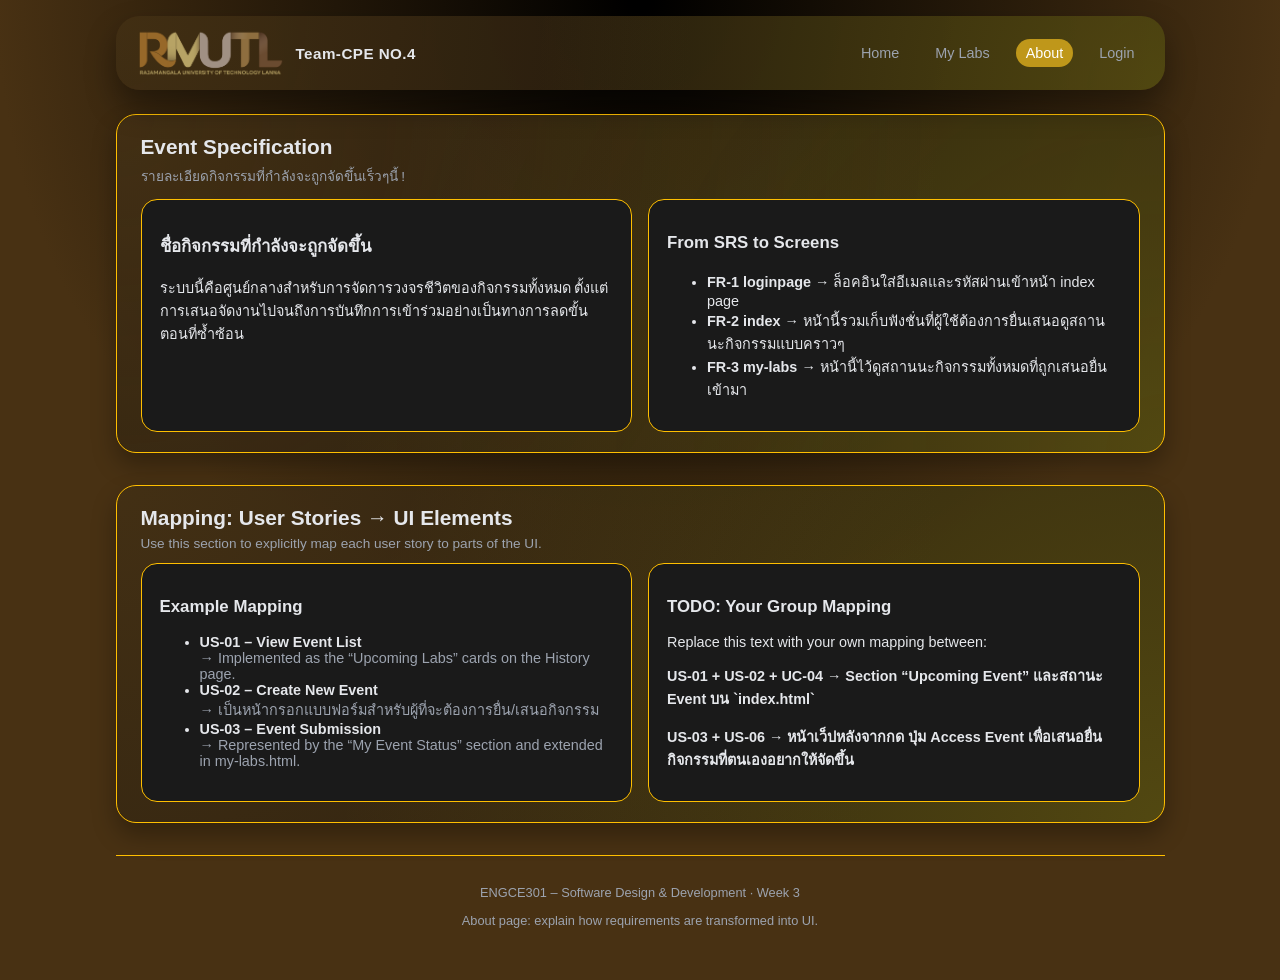
<file: engce301-week3/about.html>
<!DOCTYPE html>
<html lang="en">
<head>
    <meta charset="UTF-8">
    <title>About · ENGCE301 Lab Submission Portal</title>
    <meta name="viewport" content="width=device-width, initial-scale=1.0">
    <link rel="stylesheet" href="styles.css">
</head>
<body>

<div class="page-container">

    <!-- HEADER -->
    <header class="site-header">
        <div class="logo">
            <!-- สามารถใส่โลโก้มหาวิทยาลัย หรือใช้ตัวอักษรแทน -->
            <img class="logorm" src="img/logo.png" alt="rmutl">
            <span class="logo-text">Team-CPE NO.4</span>
        </div>

        <nav class="main-nav">
            <!-- TODO: Student – ตรวจสอบลิงก์ให้ทำงานได้ครบทั้ง 3 หน้า -->
            <a href="index.html" class="nav-link">Home</a>
            <a href="my-labs.html" class="nav-link">My Labs</a>
            <a href="about.html" class="nav-link active">About</a>
            <a href="loginpage.html" class="nav-link">Login</a>
        </nav>
    </header>

    <!-- CONTENT -->
    <main>
        <section class="section">
            <header class="section-header">
                <h2>Event Specification</h2>
                <p>
                    รายละเอียดกิจกรรมที่กำลังจะถูกจัดขึ้นเร็วๆนี้ !
                </p>
            </header>

            <div class="content-grid">
                <article class="content-card">
                    <h3>ชื่อกิจกรรมที่กำลังจะถูกจัดขึ้น</h3>
                    <p>
                        <!-- TODO: Student – เขียนคำอธิบายสั้น ๆ ของระบบตาม SRS ของกลุ่ม -->
                        ระบบนี้คือศูนย์กลางสำหรับการจัดการวงจรชีวิตของกิจกรรมทั้งหมด ตั้งแต่การเสนอจัดงานไปจนถึงการบันทึกการเข้าร่วมอย่างเป็นทางการลดขั้นตอนที่ซ้ำซ้อน
                    </p>
                </article>

                <article class="content-card">
                    <h3>From SRS to Screens</h3>
                    <ul>
                        <!-- TODO: Student – ปรับให้ตรงกับ SRS จริงของกลุ่ม -->
                        <li><strong>FR-1 loginpage </strong> → ล็อคอินใส่อีเมลและรหัสผ่านเข้าหน้า index page</li>
                        <li><strong>FR-2 index </strong> → หน้านี้รวมเก็บฟังชั่นที่ผู้ใช้ต้องการยื่นเสนอดูสถานนะกิจกรรมแบบคราวๆ</li>
                        <li><strong>FR-3 my-labs  </strong> → หน้านี้ไว้ดูสถานนะกิจกรรมทั้งหมดที่ถูกเสนอยื่นเข้ามา</li>
                    </ul>
                </article>
            </div>
        </section>

        <section class="section">
            <header class="section-header">
                <h2>Mapping: User Stories → UI Elements</h2>
                <p>Use this section to explicitly map each user story to parts of the UI.</p>
            </header>

            <div class="content-grid">
                <article class="content-card">
                    <h3>Example Mapping</h3>
                    <ul>
                        <li>
                            <strong>US-01 – View Event List</strong><br>
                            <span class="text-muted">
                                → Implemented as the “Upcoming Labs” cards on the History page.
                            </span>
                        </li>
                        <li>
                            <strong>US-02 – Create New Event</strong><br>
                            <span class="text-muted">
                                → เป็นหน้ากรอกแบบฟอร์มสำหรับผู้ที่จะต้องการยื่น/เสนอกิจกรรม
                            </span>
                        </li>
                        <li>
                            <strong>US-03 – Event Submission</strong><br>
                            <span class="text-muted">
                                → Represented by the “My Event Status” section and extended in my-labs.html.
                            </span>
                        </li>
                    </ul>
                </article>

                <article class="content-card">
                    <h3>TODO: Your Group Mapping</h3>
                    <p>
                        <!-- TODO: Student – ให้กลุ่มของคุณกรอก mapping จริงของกลุ่มที่ใช้ใน Term Project -->
                        Replace this text with your own mapping between:</p>
                        <strong> US-01 + US-02 + UC-04 → Section “Upcoming Event” และสถานะ Event บน `index.html`</strong></p>
                        <strong> US-03 + US-06 → หน้าเว็ปหลังจากกด ปุ่ม Access Event เพื่อเสนอยื่นกิจกรรมที่ตนเองอยากให้จัดขึ้น</strong>
                    </p>
                </article>
            </div>
        </section>
    </main>

    <!-- FOOTER -->
    <footer class="site-footer">
        <p>ENGCE301 – Software Design &amp; Development · Week 3</p>
        <p class="footer-small">
            About page: explain how requirements are transformed into UI.
        </p>
    </footer>
</div>

</body>
</html>
</file>
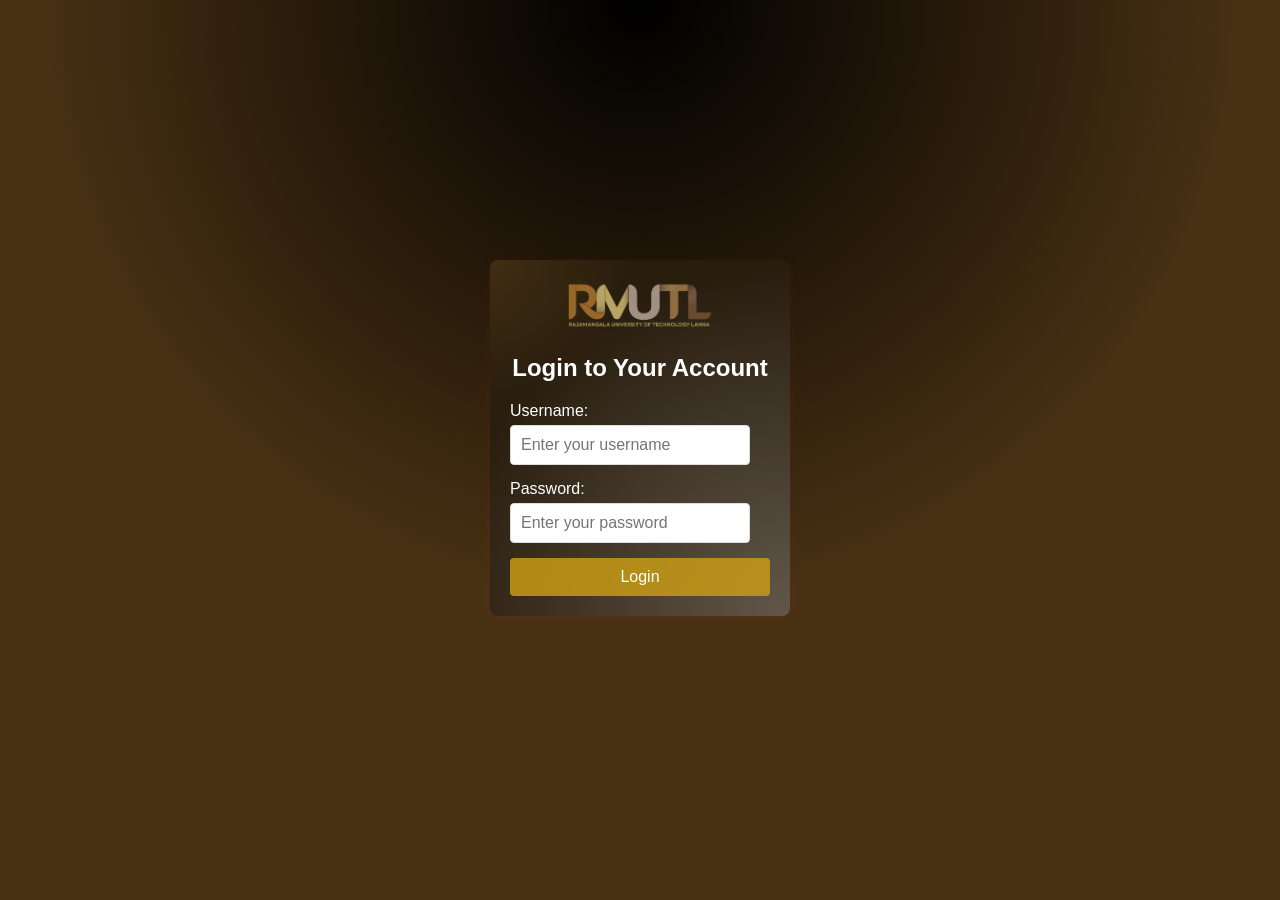
<file: engce301-week3/loginpage.html>
<!DOCTYPE html>
<html lang="en">
<head>
    <meta charset="UTF-8">
    <meta name="viewport" content="width=device-width, initial-scale=1.0">
    <title>Login Page</title>
    <link rel="stylesheet" href="styles.css">
</head>
<body>
    <div class="page-container" >
        <main>
            <div class="login-container">
                 <img class="logorm" src="img/logo.png" alt="logormu">
                <h2>Login to Your Account</h2>
                <form action="index.html" method="POST">
                    <div class="form-group">
                        <label for="username">Username:</label>
                        <input type="text" id="username" name="username" placeholder="Enter your username" required>
                    </div>
                    <div class="form-group">
                        <label for="password">Password:</label>
                        <input type="password" id="password" name="password" placeholder="Enter your password" required>
                    </div>
                    <button type="submit" class="login-button">Login</button>
                </form>
            </div>
        </main>
    </div>
</body>
</html>
</file>
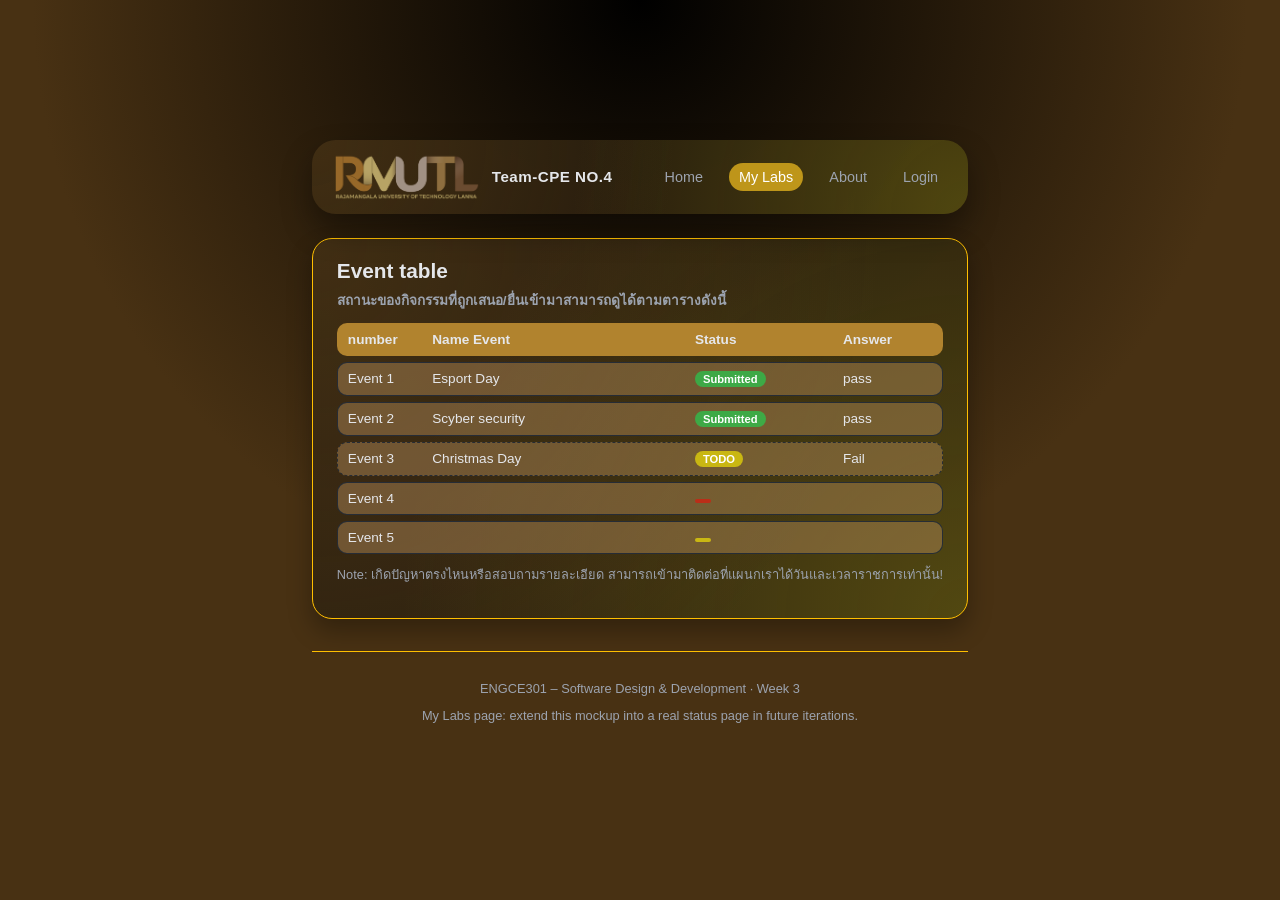
<file: engce301-week3/my-labs.html>
<!DOCTYPE html>
<html lang="en">
<head>
    <meta charset="UTF-8">
    <title>My Labs · ENGCE301 Lab Submission Portal</title>
    <meta name="viewport" content="width=device-width, initial-scale=1.0">
    <link rel="stylesheet" href="styles.css">
</head>
<body>

<div class="page-container">

    <!-- HEADER -->
    <header class="site-header">
        <div class="logo">
            <!-- สามารถใส่โลโก้มหาวิทยาลัย หรือใช้ตัวอักษรแทน -->
            <img class="logorm" src="img/logo.png" alt="rmutl">
            <span class="logo-text">Team-CPE NO.4</span>
        </div>

        <nav class="main-nav">
            <!-- TODO: Student – ตรวจสอบลิงก์ให้ทำงานได้ครบทั้ง 3 หน้า -->
            <a href="index.html" class="nav-link">Home</a>
            <a href="my-labs.html" class="nav-link active">My Labs</a>
            <a href="about.html" class="nav-link">About</a>
            <a href="loginpage.html" class="nav-link">Login</a>
        </nav>
    </header>

    <!-- CONTENT -->
    <main>
        <section class="section section-status">
            <header class="section-header">
                <h2>Event table</h2>
                <p>
                    <strong>สถานะของกิจกรรมที่ถูกเสนอ/ยื่นเข้ามาสามารถดูได้ตามตารางดังนี้</strong>
                </p>
            </header>

            <!-- TODO: Student – ปรับ mock data ให้ตรงกับ LAB จริงของกลุ่ม -->
            <div class="status-table">
                <div class="status-row status-header">
                    <span>number</span>
                    <span>Name Event</span>
                    <span>Status</span>
                    <span>Answer</span>
                </div>

                <div class="status-row">
                        <span>Event 1</span>
                        <span>Esport Day</span>
                        <span><span class="status-tag status-done">Submitted</span></span>
                        <span>pass</span>
                    </div>

                <div class="status-row">
                        <span>Event 2</span>
                        <span>Scyber security</span>
                        <span><span class="status-tag status-done">Submitted</span></span>
                        <span>pass</span>
                    </div>

                <div class="status-row todo">
                        <span>Event 3</span>
                        <span>Christmas Day</span>
                        <span><span class="status-tag status-pending">TODO</span></span>
                        <span>Fail</span>
                    </div>

                <div class="status-row">
                    <span>Event 4</span>
                    <span><!-- TODO: ชื่อ LAB 4 ของกลุ่ม --></span>
                    <span><span class="status-tag status-late"></span></span>
                    <span><!-- TODO: คะแนน / หมายเหตุ --></span>
                </div>

                <div class="status-row">
                    <span>Event 5</span>
                    <span><!-- TODO: ชื่อ LAB 5 ของกลุ่ม --></span>
                    <span><span class="status-tag status-pending"></span></span>
                    <span></span>
                </div>
            </div>

            <p class="section-note">
                <!-- TODO: Student – เชื่อมโยงข้อความนี้กับ Late Submission Policy ใน SRS/Use Case -->
                Note: เกิดปัญหาตรงไหนหรือสอบถามรายละเอียด สามารถเข้ามาติดต่อที่แผนกเราได้วันและเวลาราชการเท่านั้น!
            </p>
        </section>
    </main>

    <!-- FOOTER -->
    <footer class="site-footer">
        <p>ENGCE301 – Software Design &amp; Development · Week 3</p>
        <p class="footer-small">
            My Labs page: extend this mockup into a real status page in future iterations.
        </p>
    </footer>
</div>

</body>
</html>
</file>
<file: docs/css/style.css>
/* ===========================
   CSS Reset & Base Styles
   =========================== */
* {
    margin: 0;
    padding: 0;
    box-sizing: border-box;
}   

:root {
    /* Color Palette */
    --primary-color: #ff4d65;
    --secondary-color: #6c757d;
    --accent-color: #e3f030;
    --danger-color: #dc3545;
    --light-color: #f8f9fa;
    --dark-color: #343a40;
    --text-color: #212529;

    /* Typography */
    --font-primary: 'Inter', -apple-system, BlinkMacSystemFont, sans-serif;
    --font-size-base: 16px;
    --font-size-lg: 1.25rem;
    --font-size-xl: 2rem;

    /* Spacing */
    --spacing-unit: 1rem;
    --container-width: 1200px;
}

html {
    font-size: var(--font-size-base);
    scroll-behavior: smooth;
}

body {
    font-family: var(--font-primary);
    line-height: 1.6;
    color: var(--text-color);
    background-color: var(--light-color);
}

/* Container */
.container {
    max-width: var(--container-width);
    margin: 0 auto;
    padding: 0 calc(var(--spacing-unit) * 2);
}

/* Buttons */
.btn {
    display: inline-block;
    padding: 0.75rem 1.5rem;
    font-size: 1rem;
    font-weight: 600;
    text-align: center;
    text-decoration: none;
    border: none;
    border-radius: 5px;
    cursor: pointer;
    transition: all 0.3s ease;
}

.btn-primary {
    background-color: var(--primary-color);
    color: white;
}

.btn-primary:hover {
    background-color: #0056b3;
    transform: translateY(-2px);
    box-shadow: 0 4px 8px rgba(0, 0, 0, 0.2);
}

.btn-secondary {
    background-color: transparent;
    color: white;
    border: 2px solid var(--primary-color);
}

.btn-secondary:hover {
    background-color: var(--primary-color);
    color: white;
}

/* ===========================
   HEADER
   =========================== */
.main-header {
    background-color: white;
    box-shadow: 0 2px 4px rgba(0, 0, 0, 0.1);
    position: sticky;
    top: 0;
    z-index: 1000;
    padding: 1rem 0;
}

.main-header .container {
    display: flex;
    justify-content: space-between;
    align-items: center;
}

.logo h1 {
    font-size: 1.5rem;
    color: var(--primary-color);
}

.main-nav ul {
    display: flex;
    list-style: none;
    gap: 2rem;
}

.main-nav a {
    text-decoration: none;
    color: var(--text-color);
    font-weight: 500;
    transition: color 0.3s;
}

.main-nav a:hover {
    color: var(--primary-color);
}

/* ===========================
   HERO SECTION
   =========================== */
.hero-section {
    background: linear-gradient(135deg, var(--primary-color), var(--accent-color));
    color: white;
    text-align: center;
    padding: 6rem 0;
    margin-bottom: 4rem;
}

.hero-title {
    font-size: 3rem;
    margin-bottom: 1rem;
    font-weight: 700;
}

.hero-description {
    font-size: 1.25rem;
    margin-bottom: 2rem;
    max-width: 700px;
    margin-left: auto;
    margin-right: auto;
}

.hero-cta {
    display: flex;
    gap: 1rem;
    justify-content: center;
}

/* ===========================
   SECTIONS
   =========================== */
section {
    padding: 4rem 0;
}

section h2 {
    font-size: 2.5rem;
    text-align: center;
    margin-bottom: 1rem;
    color: var(--dark-color);
}

.section-description {
    text-align: center;
    font-size: 1.1rem;
    color: var(--secondary-color);
    margin-bottom: 3rem;
    max-width: 700px;
    margin-left: auto;
    margin-right: auto;
}

/* Features Grid */
.features-grid {
    display: grid;
    grid-template-columns: repeat(auto-fit, minmax(300px, 1fr));
    gap: 2rem;
    margin-top: 3rem;
}

.feature-card {
    background: white;
    padding: 2rem;
    border-radius: 10px;
    box-shadow: 0 4px 6px rgba(0, 0, 0, 0.1);
    text-align: center;
    transition: transform 0.3s, box-shadow 0.3s;
}

.feature-card:hover {
    transform: translateY(-5px);
    box-shadow: 0 6px 12px rgba(0, 0, 0, 0.15);
}

.feature-icon {
    font-size: 3rem;
    margin-bottom: 1rem;
}

.feature-card h3 {
    font-size: 1.5rem;
    margin-bottom: 0.5rem;
    color: var(--primary-color);
}

.feature-card p {
    color: var(--secondary-color);
}

/* How It Works Section */
.steps {
    display: flex;
    justify-content: space-around;
    gap: 2rem;
    margin-top: 3rem;
}

.step {
    flex: 1;
    text-align: center;
}

.step-number {
    display: inline-block;
    width: 60px;
    height: 60px;
    line-height: 60px;
    border-radius: 50%;
    background-color: var(--primary-color);
    color: white;
    font-size: 1.5rem;
    font-weight: bold;
    margin-bottom: 1rem;
}

.step h3 {
    margin-bottom: 0.5rem;
}

/* Team Section */
.team-grid {
    display: grid;
    grid-template-columns: repeat(auto-fit, minmax(200px, 1fr));
    gap: 2rem;
    margin-top: 3rem;
}

.team-member {
    text-align: center;
    background: white;
    padding: 1.5rem;
    border-radius: 10px;
    box-shadow: 0 4px 6px rgba(0,0,0,0.1);
}

.team-member img {
    width: 150px;
    height: 150px;
    border-radius: 50%;
    object-fit: cover;
    margin-bottom: 1rem;
}

.team-member h3 {
    margin-bottom: 0.5rem;
    color: var(--dark-color);
}

.team-member .role {
    color: var(--primary-color);
    font-weight: 600;
    margin-bottom: 0.25rem;
}

.team-member .student-id {
    color: var(--secondary-color);
    font-size: 0.9rem;
}

/* ===========================
   FOOTER
   =========================== */
.main-footer {
    background-color: var(--dark-color);
    color: white;
    padding: 3rem 0 1rem;
    margin-top: 4rem;
}

.footer-content {
    display: grid;
    grid-template-columns: repeat(auto-fit, minmax(250px, 1fr));
    gap: 2rem;
    margin-bottom: 2rem;
}

.footer-content h4 {
    margin-bottom: 1rem;
    color: var(--primary-color);
}

.footer-links ul {
    list-style: none;
}

.footer-links a {
    color: white;
    text-decoration: none;
    transition: color 0.3s;
}

.footer-links a:hover {
    color: var(--primary-color);
}

.footer-bottom {
    text-align: center;
    padding-top: 2rem;
    border-top: 1px solid rgba(255, 255, 255, 0.1);
}

/* ===========================
   Utility Classes
   =========================== */
.mt-1 { margin-top: 0.5rem; }
.mt-2 { margin-top: 1rem; }
.mt-3 { margin-top: 2rem; }
.mb-1 { margin-bottom: 0.5rem; }
.mb-2 { margin-bottom: 1rem; }
.mb-3 { margin-bottom: 2rem; }

.text-center { text-align: center; }
.text-left { text-align: left; }
.text-right { text-align: right; }

/* Responsive Images & Videos */
img, video {
    max-width: 100%;
    height: auto;
    display: block;
}

/* Card Component */
.card {
    background: white;
    padding: 1.5rem;
    border-radius: 10px;
    box-shadow: 0 3px 8px rgba(0,0,0,0.08);
    transition: 0.3s ease;
}

.card:hover {
    transform: translateY(-3px);
    box-shadow: 0 6px 12px rgba(0,0,0,0.12);
}

/* Form Styling */
input, select, textarea {
    width: 100%;
    padding: 0.75rem 1rem;
    border: 1px solid #ccc;
    border-radius: 6px;
    font-size: 1rem;
    transition: border 0.3s, box-shadow 0.3s;
}

input:focus, select:focus, textarea:focus {
    border-color: var(--primary-color);
    outline: none;
    box-shadow: 0 0 0 3px rgba(0,123,255,0.2);
}

/* ===========================
   Scrollbar
   =========================== */
::-webkit-scrollbar {
    width: 10px;
}

::-webkit-scrollbar-track {
    background: #e9ecef;
    border-radius: 5px;
}

::-webkit-scrollbar-thumb {
    background: var(--primary-color);
    border-radius: 5px;
}

::-webkit-scrollbar-thumb:hover {
    background: #0056b3;
}

/* ===========================
   Back To Top Button
   =========================== */
.back-to-top {
    position: fixed;
    right: 20px;
    bottom: 25px;
    background: var(--primary-color);
    color: white;
    padding: 0.7rem 1rem;
    font-size: 1.2rem;
    border-radius: 8px;
    cursor: pointer;
    box-shadow: 0 4px 8px rgba(0,0,0,0.15);
    display: none;
    transition: 0.3s;
}

.back-to-top:hover {
    background: #0056b3;
    transform: translateY(-3px);
}

/* ===========================
   Mobile Menu Toggle
   =========================== */
.mobile-menu-toggle {
    display: none;
    font-size: 1.8rem;
    cursor: pointer;
}

@media (max-width: 768px) {
    .mobile-menu-toggle {
        display: block;
    }

    .main-nav {
        display: none;
        flex-direction: column;
        background: white;
        width: 100%;
        padding: 1rem 0;
        box-shadow: 0 4px 6px rgba(0,0,0,0.1);
    }

    .main-nav.active {
        display: flex;
    }

    .main-header .container {
        flex-direction: column;
        gap: 1rem;
    }

    .main-nav ul {
        flex-direction: column;
        gap: 1rem;
        text-align: center;
    }

    .hero-title {
        font-size: 2rem;
    }

    .hero-description {
        font-size: 1rem;
    }

    .hero-cta {
        flex-direction: column;
        align-items: center;
    }

    .features-grid {
        grid-template-columns: 1fr;
    }

    .steps {
        flex-direction: column;
    }

    section h2 {
        font-size: 2rem;
    }
}

@media (max-width: 480px) {
    html {
        font-size: 14px;
    }

    .hero-title {
        font-size: 1.75rem;
    }

    section {
        padding: 2rem 0;
    }
}

/* ===========================
   Animation Utilities
   =========================== */
.fade-in {
    animation: fadeIn 0.8s ease forwards;
}

@keyframes fadeIn {
    from { opacity: 0; transform: translateY(10px); }
    to   { opacity: 1; transform: translateY(0); }
}
</file>
<file: engce301-week3/styles.css>
/* =========================================================
   ENGCE301 – LAB 3 Web: styles.css (Starter – ~50%)
   ---------------------------------------------------------
   TODO (Student):
   - เติม Color Palette ให้ครบ
   - ปรับ Typography
   - ใช้ Box Model (margin/padding/border) ให้ layout ดูเรียบร้อย
   - ตกแต่ง card, table, button, hover effects
   ====================================================== */

/* ---------- 1. Design Tokens / Variables ---------- */
:root {
    /* TODO: Student – กำหนดสีหลักของ Portal ให้ครบ 3–4 สี */
    --color-bg: #644017;           /* background หลัก (ใส่สีที่ต้องการ) */
    --color-surface: #644017;      /* พื้นของ card/section */
    --color-primary: #864d18;      /* ปุ่มหลัก / highlight */
    --color-bg: #2a1c0f;           /* background หลัก (ใส่สีที่ต้องการ) */
    --color-surface: #8d4b25;      /* พื้นของ card/section */
    --color-primary: #d1a41ce0;      /* ปุ่มหลัก / highlight */
    --color-secondary: #22c55e;    /* ปุ่มรอง / accent */
    --color-text: #e5e7eb;         /* ตัวอักษรหลัก */
    --color-text-muted: #9ca3af;   /* ตัวอักษรรอง */
    --color-border: #ffffff;       /* เส้นขอบ card/table */
    --color-border: #ffbf00;       /* เส้นขอบ card/table */

    --radius-card: 16px;
    --shadow-soft: 0 16px 30px rgba(0, 0, 0, 0.35);

    /* TODO: Student – เลือก font ที่ต้องการ (จาก Google Fonts)
       แล้วไปเพิ่ม <link> ที่ index.html / about.html / my-labs.html */
    --font-sans: system-ui, -apple-system, BlinkMacSystemFont, "Segoe UI", sans-serif;
}

/* ---------- 2. Global Styles ---------- */
*,
*::before,
*::after {
    box-sizing: border-box;  /* สำคัญมาก: คุม Box Model ให้ predictable */
}

body {
    margin: 0;
    padding: 0;
    background: radial-gradient(circle at top, #000000 0%, #483113 55%);
    color: var(--color-text);
    font-family: var(--font-sans);
}

/* จำกัดความกว้างของ content ให้อ่านง่าย */
.page-container {
    max-width: 1200px;   /* TODO: ลองปรับดู 960 / 1200 / 1440 และสังเกตความต่าง */
    margin: 0 auto;
    padding: 16px 20px 40px;
}

/* ลิงก์ทั่วไป */
a {
    color: inherit;
}

/* ---------- 3. Header + Navbar ---------- */

.site-header {
    display: flex;
    align-items: center;
    justify-content: space-between;
    padding: 12px 20px;
    margin-bottom: 24px;
    /*background: rgba(46, 34, 20, 0.9);*/
    background: radial-gradient(circle at top left, rgba(102, 72, 28, 0.388), transparent 55%),
                radial-gradient(circle at bottom right, rgba(194, 191, 23, 0.25), transparent 60%),
                #2a1f0fe6;
    border-radius: 24px;
    /*border: 1px solid var(--color-border);*/
    box-shadow: var(--shadow-soft);
    position: sticky;
    top: 10px;
    z-index: 10;
}

.logo {
    display: flex;
    align-items: center;
    gap: 10px;
}

.logorm{
        width: 150px;
        height: 50px;
    }

.logo-mark {
    background: var(--color-primary);
    color: white;
    padding: 6px 10px;
    border-radius: 999px;
    font-size: 0.8rem;
    font-weight: 600;
}

.logo-text {
    font-weight: 600;
    letter-spacing: 0.03em;
    font-size: 0.95rem;
}

.main-nav {
    display: flex;
    gap: 16px;
    font-size: 0.9rem;
}

.nav-link {
    text-decoration: none;
    color: var(--color-text-muted);
    padding: 6px 10px;
    border-radius: 999px;
    transition: background 0.2s, color 0.2s, transform 0.15s;
}

.nav-link:hover {
    background: #cb9e16d1;
    color: var(--color-text);
    transform: translateY(-1px);
}

/* แสดง active menu */
.nav-link.active {
    background: var(--color-primary);
    color: white;
}

/* ---------- 4. Hero Section ---------- */

.hero-section {
    display: grid;
    grid-template-columns: minmax(0, 2fr) minmax(0, 1.6fr);
    gap: 32px;
    align-items: center;
    padding: 32px 24px;
    border-radius: 24px;
    border: 1px solid var(--color-border);
    background: radial-gradient(circle at top left, rgba(102, 72, 28, 0.388), transparent 55%),
                radial-gradient(circle at bottom right, rgba(194, 191, 23, 0.25), transparent 60%),
                #2a1f0fe6;
    box-shadow: var(--shadow-soft);
    margin-bottom: 32px;
}

.hero-content h1 {
    font-size: 2rem;
    margin: 0 0 12px;
    line-height: 1.3;
}

.hero-subtitle {
    margin: 0 0 18px;
    font-size: 0.95rem;
    color: var(--color-text-muted);
}

.hero-actions {
    display: flex;
    flex-wrap: wrap;
    gap: 12px;
    margin-bottom: 12px;
}

.btn {
    display: inline-flex;
    align-items: center;
    justify-content: center;
    padding: 10px 16px;
    border-radius: 999px;
    font-size: 0.9rem;
    text-decoration: none;
    border: 1px solid transparent;
    cursor: pointer;
    transition: background 0.2s, transform 0.15s, box-shadow 0.2s;
}

.btn.primary {
    background: var(--color-primary);
    color: white;
}

.btn.secondary {
    background: transparent;
    color: var(--color-text);
    border-color: var(--color-border);
}

.btn:hover {
    transform: translateY(-1px);
    box-shadow: 0 8px 18px rgba(0, 0, 0, 0.4);
}

/* ข้อความอธิบายย่อท้าย Hero */
.hero-note {
    font-size: 0.8rem;
    color: var(--color-text-muted);
}

/* Infographic ด้านขวา Hero */
.hero-visual {
    display: flex;
    flex-direction: column;
    align-items: center;
}

.hero-flow-card {
    display: flex;
    flex-wrap: wrap;
    gap: 6px;
    padding: 16px;
    border-radius: 999px;
    border: 1px dashed #cb9e16d1;
    background: #1A1A1A;
}

.flow-step {
    padding: 6px 10px;
    border-radius: 999px;
    background: #cb9e16d1;
    font-size: 0.8rem;
}

.flow-arrow {
    display: inline-flex;
    align-items: center;
    justify-content: center;
    font-size: 0.9rem;
    color: var(--color-text-muted);
    padding: 0 4px;
}

.hero-visual-caption {
    margin-top: 10px;
    font-size: 0.8rem;
    color: var(--color-text-muted);
}

/* ---------- 5. Sections Shared Styles ---------- */

.section {
    margin-bottom: 32px;
    padding: 20px 24px;
    border-radius: 20px;
    background: radial-gradient(circle at top left, rgba(102, 72, 28, 0.388), transparent 75%),
                radial-gradient(circle at bottom right, rgba(194, 191, 23, 0.25), transparent 75%),
                #2a1f0fe6;
    border: 1px solid var(--color-border);
    box-shadow: 0 12px 24px rgba(0, 0, 0, 0.3);
}

.section-header h2 {
    margin: 0 0 6px;
    font-size: 1.3rem;
}

.section-header p {
    margin: 0 0 12px;
    font-size: 0.85rem;
    color: var(--color-text-muted);
}

/* สำหรับ layout ใน about.html */
.content-grid {
    display: grid;
    grid-template-columns: repeat(auto-fit, minmax(260px, 1fr));
    gap: 16px;
}

.content-card {
    background: #1A1A1A;
    border-radius: 16px;
    padding: 16px 18px;
    border: 1px solid var(--color-border);
    font-size: 0.9rem;
}

/* muted text */
.text-muted {
    color: var(--color-text-muted);
}

/* ---------- 6. Upcoming Labs Cards ---------- */

.labs-grid {
    display: grid;
    grid-template-columns: repeat(auto-fit, minmax(260px, 1fr));
    gap: 16px;
}

.lab-card {
    background: #1A1A1A;
    border-radius: 16px;
    padding: 16px 18px;
    border: 1px solid var(--color-border);
    display: flex;
    flex-direction: column;
    gap: 8px;
    font-size: 0.9rem;
    transition: transform 0.15s, box-shadow 0.2s, border-color 0.2s;
}

.lab-card:hover {
    transform: translateY(-2px);
    border-color: #cb9e16d1;
    box-shadow: 0 14px 26px rgba(15, 23, 42, 0.6);
}

.lab-meta {
    display: flex;
    justify-content: space-between;
    font-size: 0.75rem;
    color: var(--color-text-muted);
}

.badge {
    display: inline-flex;
    align-items: center;
    justify-content: center;
    padding: 2px 8px;
    border-radius: 999px;
    font-size: 0.7rem;
}

.badge-lab {
    background: #cb9e16d1;
    color: #ffffff;
}

/* Lab deadline */
.lab-deadline {
    font-size: 0.75rem;
}

.lab-desc {
    margin: 0;
    font-size: 0.85rem;
    color: var(--color-text-muted);
}

/* แท็กด้านล่างการ์ด Lab */
.lab-tags {
    list-style: none;
    margin: 0;
    padding: 0;
    display: flex;
    flex-wrap: wrap;
    gap: 6px;
    font-size: 0.75rem;
}

.lab-tags li {
    padding: 3px 8px;
    border-radius: 999px;
    background: rgba(148, 163, 184, 0.15);
}

/* Highlight การ์ดที่ยังเป็น TODO ของนักศึกษา */
.lab-card.todo {
    border-style: dashed;
    opacity: 0.9;
}

/* ---------- 7. My Status Table ---------- */

.status-table {
    display: flex;
    flex-direction: column;
    gap: 6px;
    font-size: 0.85rem;
}

.status-row {
    display: grid;
    grid-template-columns: 0.6fr 2fr 1.1fr 0.7fr;
    gap: 8px;
    padding: 8px 10px;
    border-radius: 10px;
    border: 1px solid rgba(31, 41, 55, 0.9);
    background: rgba(185, 145, 93, 0.445);
}

.status-row.status-header {
    background: rgb(177, 131, 46);
    border-color: transparent;
    font-weight: 600;
}

/* ป้ายสถานะ */
.status-tag {
    display: inline-flex;
    padding: 2px 8px;
    border-radius: 999px;
    font-size: 0.7rem;
    font-weight: 600;
}

.status-done {
    background: rgba(0, 255, 94, 0.473);
    color: #ffffff;
}

.status-pending {
    background: rgba(245, 229, 4, 0.664);
    color: #ffffff; 
}

.status-late {
    background: rgba(255, 0, 0, 0.507);
    color: #ffffff;
}

/* แถว TODO ให้ดูต่างออกไปนิดหน่อย */
.status-row.todo {
    border-style: dashed;
}

/* Note ใต้ตาราง */
.section-note {
    margin-top: 10px;
    font-size: 0.8rem;
    color: var(--color-text-muted);
}

/* ---------- 8. Footer ---------- */

.site-footer {
    margin-top: 24px;
    padding-top: 16px;
    border-top: 1px solid var(--color-border);
    font-size: 0.8rem;
    color: var(--color-text-muted);
    text-align: center;
}

.footer-small {
    margin-top: 4px;
}


/* ---------- login page ---------- */
body {
            font-family: Arial, sans-serif;
            display: flex;
            justify-content: center;
            align-items: center;
            min-height: 100vh;
            margin: 0;
        }
        
        .logo-container {
            margin-bottom: 20px; 
            text-align: center;
        }
        .logo-container img {
            max-width: 100px; 
            height: auto;
            display: block; 
            margin: 0 auto; 
        }
        .login-container {
            background: radial-gradient(circle at top left, rgba(102, 72, 28, 0.388), transparent 30%),
                radial-gradient(circle at bottom right, rgba(255, 255, 255, 0.25), transparent 75%),
                #2a1f0fe6;
            padding: 20px;
            border-radius: 8px;
            box-shadow: 0 2px 10px rgba(228, 41, 41, 0.1);
            width: 300px;
            text-align: center;
        }
        .login-container h2 {
            margin-bottom: 20px;
            color: #ffffff;
        }
        .form-group {
            margin-bottom: 15px;
            text-align: left;
        }
        .form-group label {
            display: block;
            margin-bottom: 5px;
            color: #ffffff;
        }
        .form-group input[type="text"],
        .form-group input[type="password"] {
            width: calc(100% - 20px);
            padding: 10px;
            border: 1px solid #ddd;
            border-radius: 4px;
            font-size: 16px;
        }
        .login-button {
            background-color: #cb9e16d1;
            color: white;
            padding: 10px 20px;
            border: none;
            border-radius: 4px;
            cursor: pointer;
            font-size: 16px;
            width: 100%;
            transition: background-color 0.3s ease;
        }
        .login-button:hover {
            background-color: #3f2710;
        }

/* ---------- 9. Responsive (มือถือ/จอเล็ก) ---------- */

@media (max-width: 768px) {
    .site-header {
        flex-direction: column;
        align-items: flex-start;
        gap: 8px;
        border-radius: 18px;
    }

    .hero-section {
        grid-template-columns: 1fr;
    }

    .main-nav {
        width: 100%;
        justify-content: flex-start;
        flex-wrap: wrap;
    }

    .status-row {
        grid-template-columns: 1fr 1fr;
        grid-template-rows: auto auto;
    }
    .status-row span:nth-child(1),
    .status-row span:nth-child(2) {
        font-weight: 500;
    }
    
}
</file>
<file: ENGCE301_Group04_Project/css/style.css>
/* ===========================
   CSS Reset & Base Styles
   =========================== */
* {
    margin: 0;
    padding: 0;
    box-sizing: border-box;
}

:root {
    /* Color Palette */
    --primary-color: #007bff;
    --secondary-color: #6c757d;
    --accent-color: #28a745;
    --danger-color: #dc3545;
    --light-color: #f8f9fa;
    --dark-color: #343a40;
    --text-color: #212529;

    /* Typography */
    --font-primary: 'Inter', -apple-system, BlinkMacSystemFont, sans-serif;
    --font-size-base: 16px;
    --font-size-lg: 1.25rem;
    --font-size-xl: 2rem;

    /* Spacing */
    --spacing-unit: 1rem;
    --container-width: 1200px;
}

html {
    font-size: var(--font-size-base);
    scroll-behavior: smooth;
}

body {
    font-family: var(--font-primary);
    line-height: 1.6;
    color: var(--text-color);
    background-color: var(--light-color);
}

/* Container */
.container {
    max-width: var(--container-width);
    margin: 0 auto;
    padding: 0 calc(var(--spacing-unit) * 2);
}

/* Buttons */
.btn {
    display: inline-block;
    padding: 0.75rem 1.5rem;
    font-size: 1rem;
    font-weight: 600;
    text-align: center;
    text-decoration: none;
    border: none;
    border-radius: 5px;
    cursor: pointer;
    transition: all 0.3s ease;
}

.btn-primary {
    background-color: var(--primary-color);
    color: white;
}

.btn-primary:hover {
    background-color: #0056b3;
    transform: translateY(-2px);
    box-shadow: 0 4px 8px rgba(0, 0, 0, 0.2);
}

.btn-secondary {
    background-color: transparent;
    color: white;
    border: 2px solid var(--primary-color);
}

.btn-secondary:hover {
    background-color: var(--primary-color);
    color: white;
}

/* ===========================
   HEADER
   =========================== */
.main-header {
    background-color: white;
    box-shadow: 0 2px 4px rgba(0, 0, 0, 0.1);
    position: sticky;
    top: 0;
    z-index: 1000;
    padding: 1rem 0;
}

.main-header .container {
    display: flex;
    justify-content: space-between;
    align-items: center;
}

.logo h1 {
    font-size: 1.5rem;
    color: var(--primary-color);
}

.main-nav ul {
    display: flex;
    list-style: none;
    gap: 2rem;
}

.main-nav a {
    text-decoration: none;
    color: var(--text-color);
    font-weight: 500;
    transition: color 0.3s;
}

.main-nav a:hover {
    color: var(--primary-color);
}

/* ===========================
   HERO SECTION
   =========================== */
.hero-section {
    background: linear-gradient(135deg, var(--primary-color), var(--accent-color));
    color: white;
    text-align: center;
    padding: 6rem 0;
    margin-bottom: 4rem;
}

.hero-title {
    font-size: 3rem;
    margin-bottom: 1rem;
    font-weight: 700;
}

.hero-description {
    font-size: 1.25rem;
    margin-bottom: 2rem;
    max-width: 700px;
    margin-left: auto;
    margin-right: auto;
}

.hero-cta {
    display: flex;
    gap: 1rem;
    justify-content: center;
}

/* ===========================
   SECTIONS
   =========================== */
section {
    padding: 4rem 0;
}

section h2 {
    font-size: 2.5rem;
    text-align: center;
    margin-bottom: 1rem;
    color: var(--dark-color);
}

.section-description {
    text-align: center;
    font-size: 1.1rem;
    color: var(--secondary-color);
    margin-bottom: 3rem;
    max-width: 700px;
    margin-left: auto;
    margin-right: auto;
}

/* Features Grid */
.features-grid {
    display: grid;
    grid-template-columns: repeat(auto-fit, minmax(300px, 1fr));
    gap: 2rem;
    margin-top: 3rem;
}

.feature-card {
    background: white;
    padding: 2rem;
    border-radius: 10px;
    box-shadow: 0 4px 6px rgba(0, 0, 0, 0.1);
    text-align: center;
    transition: transform 0.3s, box-shadow 0.3s;
}

.feature-card:hover {
    transform: translateY(-5px);
    box-shadow: 0 6px 12px rgba(0, 0, 0, 0.15);
}

.feature-icon {
    font-size: 3rem;
    margin-bottom: 1rem;
}

.feature-card h3 {
    font-size: 1.5rem;
    margin-bottom: 0.5rem;
    color: var(--primary-color);
}

.feature-card p {
    color: var(--secondary-color);
}

/* How It Works Section */
.steps {
    display: flex;
    justify-content: space-around;
    gap: 2rem;
    margin-top: 3rem;
}

.step {
    flex: 1;
    text-align: center;
}

.step-number {
    display: inline-block;
    width: 60px;
    height: 60px;
    line-height: 60px;
    border-radius: 50%;
    background-color: var(--primary-color);
    color: white;
    font-size: 1.5rem;
    font-weight: bold;
    margin-bottom: 1rem;
}

.step h3 {
    margin-bottom: 0.5rem;
}

/* Team Section */
.team-grid {
    display: grid;
    grid-template-columns: repeat(auto-fit, minmax(200px, 1fr));
    gap: 2rem;
    margin-top: 3rem;
}

.team-member {
    text-align: center;
    background: white;
    padding: 1.5rem;
    border-radius: 10px;
    box-shadow: 0 4px 6px rgba(0,0,0,0.1);
}

.team-member img {
    width: 150px;
    height: 150px;
    border-radius: 50%;
    object-fit: cover;
    margin-bottom: 1rem;
}

.team-member h3 {
    margin-bottom: 0.5rem;
    color: var(--dark-color);
}

.team-member .role {
    color: var(--primary-color);
    font-weight: 600;
    margin-bottom: 0.25rem;
}

.team-member .student-id {
    color: var(--secondary-color);
    font-size: 0.9rem;
}

/* ===========================
   FOOTER
   =========================== */
.main-footer {
    background-color: var(--dark-color);
    color: white;
    padding: 3rem 0 1rem;
    margin-top: 4rem;
}

.footer-content {
    display: grid;
    grid-template-columns: repeat(auto-fit, minmax(250px, 1fr));
    gap: 2rem;
    margin-bottom: 2rem;
}

.footer-content h4 {
    margin-bottom: 1rem;
    color: var(--primary-color);
}

.footer-links ul {
    list-style: none;
}

.footer-links a {
    color: white;
    text-decoration: none;
    transition: color 0.3s;
}

.footer-links a:hover {
    color: var(--primary-color);
}

.footer-bottom {
    text-align: center;
    padding-top: 2rem;
    border-top: 1px solid rgba(255, 255, 255, 0.1);
}

/* ===========================
   Utility Classes
   =========================== */
.mt-1 { margin-top: 0.5rem; }
.mt-2 { margin-top: 1rem; }
.mt-3 { margin-top: 2rem; }
.mb-1 { margin-bottom: 0.5rem; }
.mb-2 { margin-bottom: 1rem; }
.mb-3 { margin-bottom: 2rem; }

.text-center { text-align: center; }
.text-left { text-align: left; }
.text-right { text-align: right; }

/* Responsive Images & Videos */
img, video {
    max-width: 100%;
    height: auto;
    display: block;
}

/* Card Component */
.card {
    background: white;
    padding: 1.5rem;
    border-radius: 10px;
    box-shadow: 0 3px 8px rgba(0,0,0,0.08);
    transition: 0.3s ease;
}

.card:hover {
    transform: translateY(-3px);
    box-shadow: 0 6px 12px rgba(0,0,0,0.12);
}

/* Form Styling */
input, select, textarea {
    width: 100%;
    padding: 0.75rem 1rem;
    border: 1px solid #ccc;
    border-radius: 6px;
    font-size: 1rem;
    transition: border 0.3s, box-shadow 0.3s;
}

input:focus, select:focus, textarea:focus {
    border-color: var(--primary-color);
    outline: none;
    box-shadow: 0 0 0 3px rgba(0,123,255,0.2);
}

/* ===========================
   Scrollbar
   =========================== */
::-webkit-scrollbar {
    width: 10px;
}

::-webkit-scrollbar-track {
    background: #e9ecef;
    border-radius: 5px;
}

::-webkit-scrollbar-thumb {
    background: var(--primary-color);
    border-radius: 5px;
}

::-webkit-scrollbar-thumb:hover {
    background: #0056b3;
}

/* ===========================
   Back To Top Button
   =========================== */
.back-to-top {
    position: fixed;
    right: 20px;
    bottom: 25px;
    background: var(--primary-color);
    color: white;
    padding: 0.7rem 1rem;
    font-size: 1.2rem;
    border-radius: 8px;
    cursor: pointer;
    box-shadow: 0 4px 8px rgba(0,0,0,0.15);
    display: none;
    transition: 0.3s;
}

.back-to-top:hover {
    background: #0056b3;
    transform: translateY(-3px);
}

/* ===========================
   Mobile Menu Toggle
   =========================== */
.mobile-menu-toggle {
    display: none;
    font-size: 1.8rem;
    cursor: pointer;
}

@media (max-width: 768px) {
    .mobile-menu-toggle {
        display: block;
    }

    .main-nav {
        display: none;
        flex-direction: column;
        background: white;
        width: 100%;
        padding: 1rem 0;
        box-shadow: 0 4px 6px rgba(0,0,0,0.1);
    }

    .main-nav.active {
        display: flex;
    }

    .main-header .container {
        flex-direction: column;
        gap: 1rem;
    }

    .main-nav ul {
        flex-direction: column;
        gap: 1rem;
        text-align: center;
    }

    .hero-title {
        font-size: 2rem;
    }

    .hero-description {
        font-size: 1rem;
    }

    .hero-cta {
        flex-direction: column;
        align-items: center;
    }

    .features-grid {
        grid-template-columns: 1fr;
    }

    .steps {
        flex-direction: column;
    }

    section h2 {
        font-size: 2rem;
    }
}

@media (max-width: 480px) {
    html {
        font-size: 14px;
    }

    .hero-title {
        font-size: 1.75rem;
    }

    section {
        padding: 2rem 0;
    }
}

/* ===========================
   Animation Utilities
   =========================== */
.fade-in {
    animation: fadeIn 0.8s ease forwards;
}

@keyframes fadeIn {
    from { opacity: 0; transform: translateY(10px); }
    to   { opacity: 1; transform: translateY(0); }
}
/* Responsive Images */
img {
    max-width: 100%;
    height: auto;
}

/* Flexible Container */
main {
    max-width: 1000px;
    margin: 3rem auto;
    padding: 0 1rem; /* ลด padding บนมือถือ */
}
/* Tablet Styles (768px and down) */
@media (max-width: 768px) {
    /* Header adjustments */
    header {
        padding: 2rem 0;
    }
    
    header h1 {
        font-size: 2rem;
    }
    
    /* Navigation adjustments */
    nav a {
        margin: 0.25rem;
        padding: 0.4rem 1rem;
        font-size: 0.9rem;
    }
    
    /* Main content adjustments */
    main {
        margin: 2rem auto;
        padding: 0 1rem;
    }
    
    section {
        padding: 1.5rem;
        margin-bottom: 2rem;
    }
    
    h2 {
        font-size: 1.5rem;
    }
    
    /* Profile image */
    #about img {
        width: 150px;
    }
}
/* Mobile Styles (480px and down) */
@media (max-width: 480px) {
    /* Header adjustments */
    header {
        padding: 1.5rem 0;
    }
    
    header h1 {
        font-size: 1.8rem;
        margin-bottom: 1rem;
    }
    
    /* Navigation - Stack vertically */
    nav {
        margin-top: 1rem;
    }
    
    nav a {
        display: block;
        margin: 0.5rem auto;
        max-width: 200px;
        text-align: center;
    }
    
    /* Main content */
    main {
        margin: 1rem auto;
        padding: 0 0.5rem;
    }
    
    section {
        padding: 1rem;
        margin-bottom: 1.5rem;
    }
    
    h1 {
        font-size: 1.8rem;
    }
    
    h2 {
        font-size: 1.3rem;
    }
    
    h3 {
        font-size: 1.1rem;
    }
    
    p, li {
        font-size: 1rem;
    }
    
    /* Profile image */
    #about img {
        width: 120px;
    }
    
    /* Lists - reduce margin */
    ul, ol {
        margin-left: 1rem;
    }
    
    /* Footer */
    footer {
        padding: 1.5rem 1rem;
    }
}
</file>
